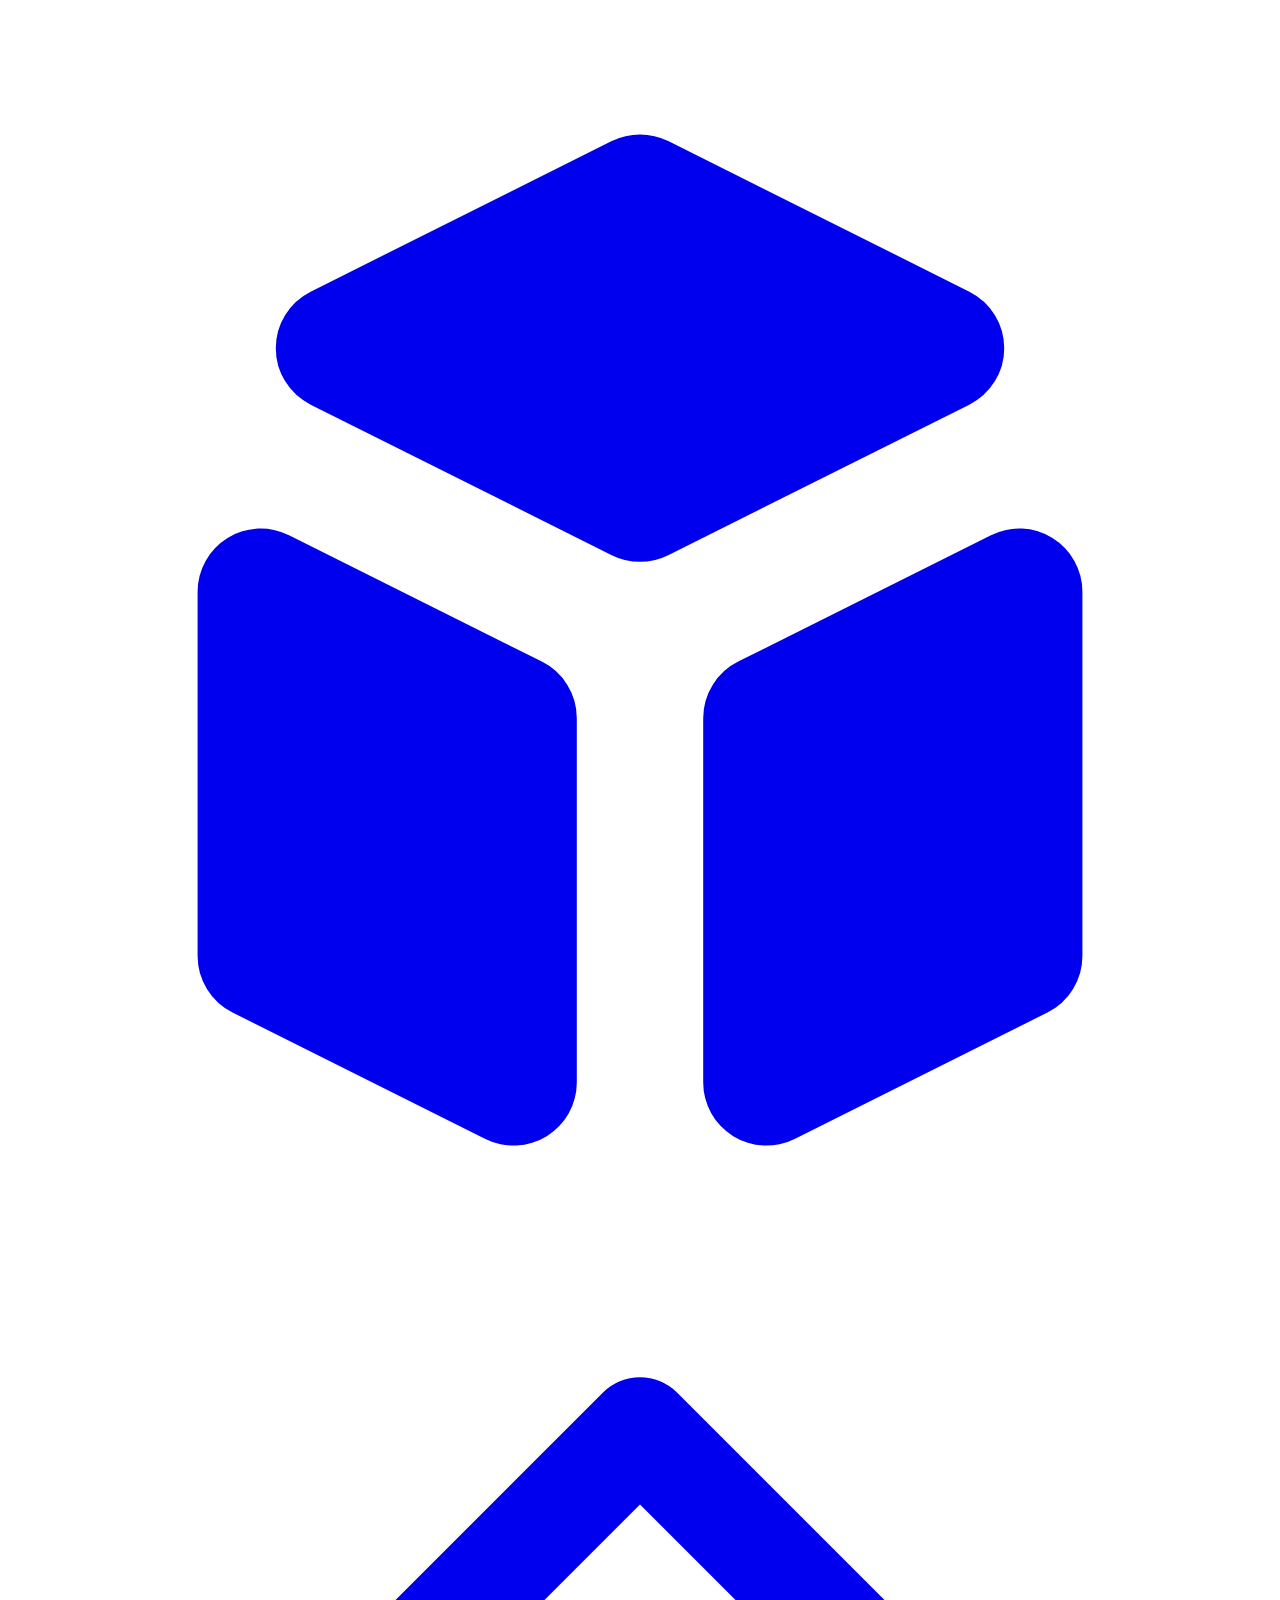
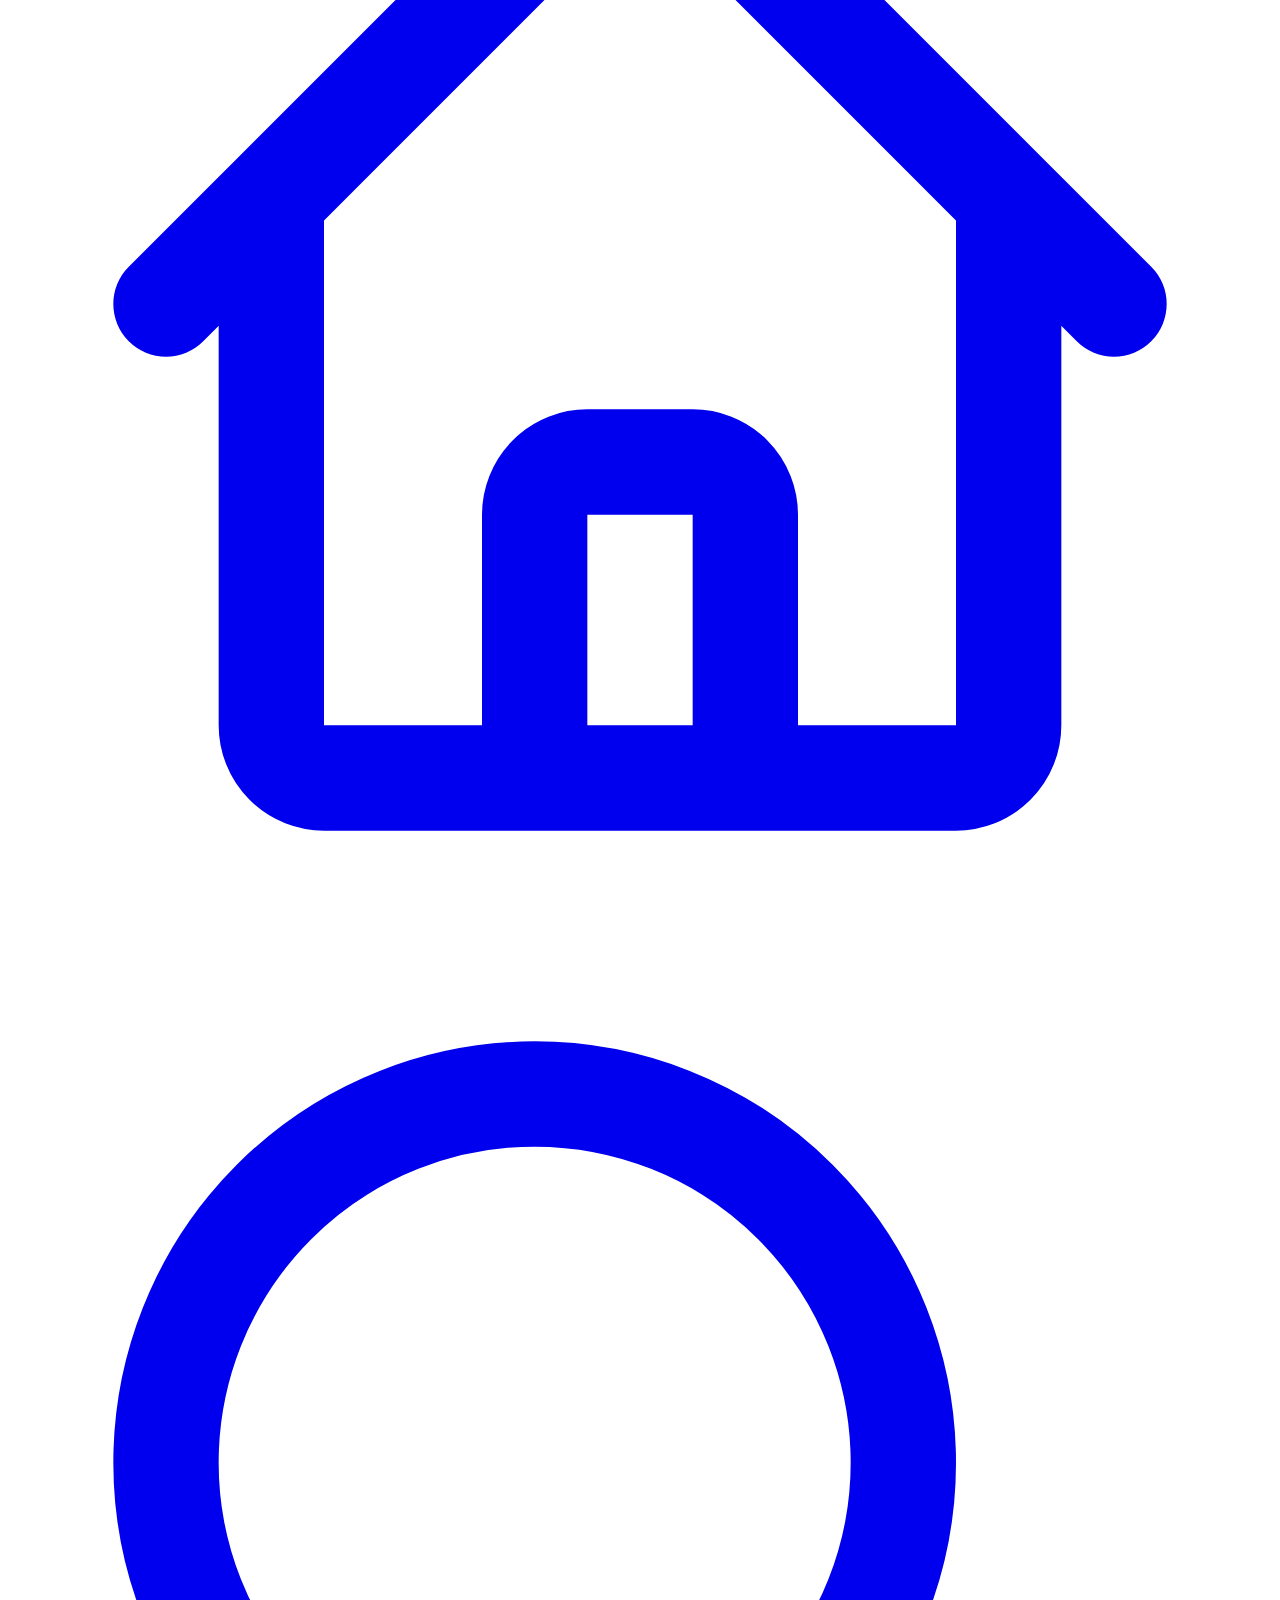
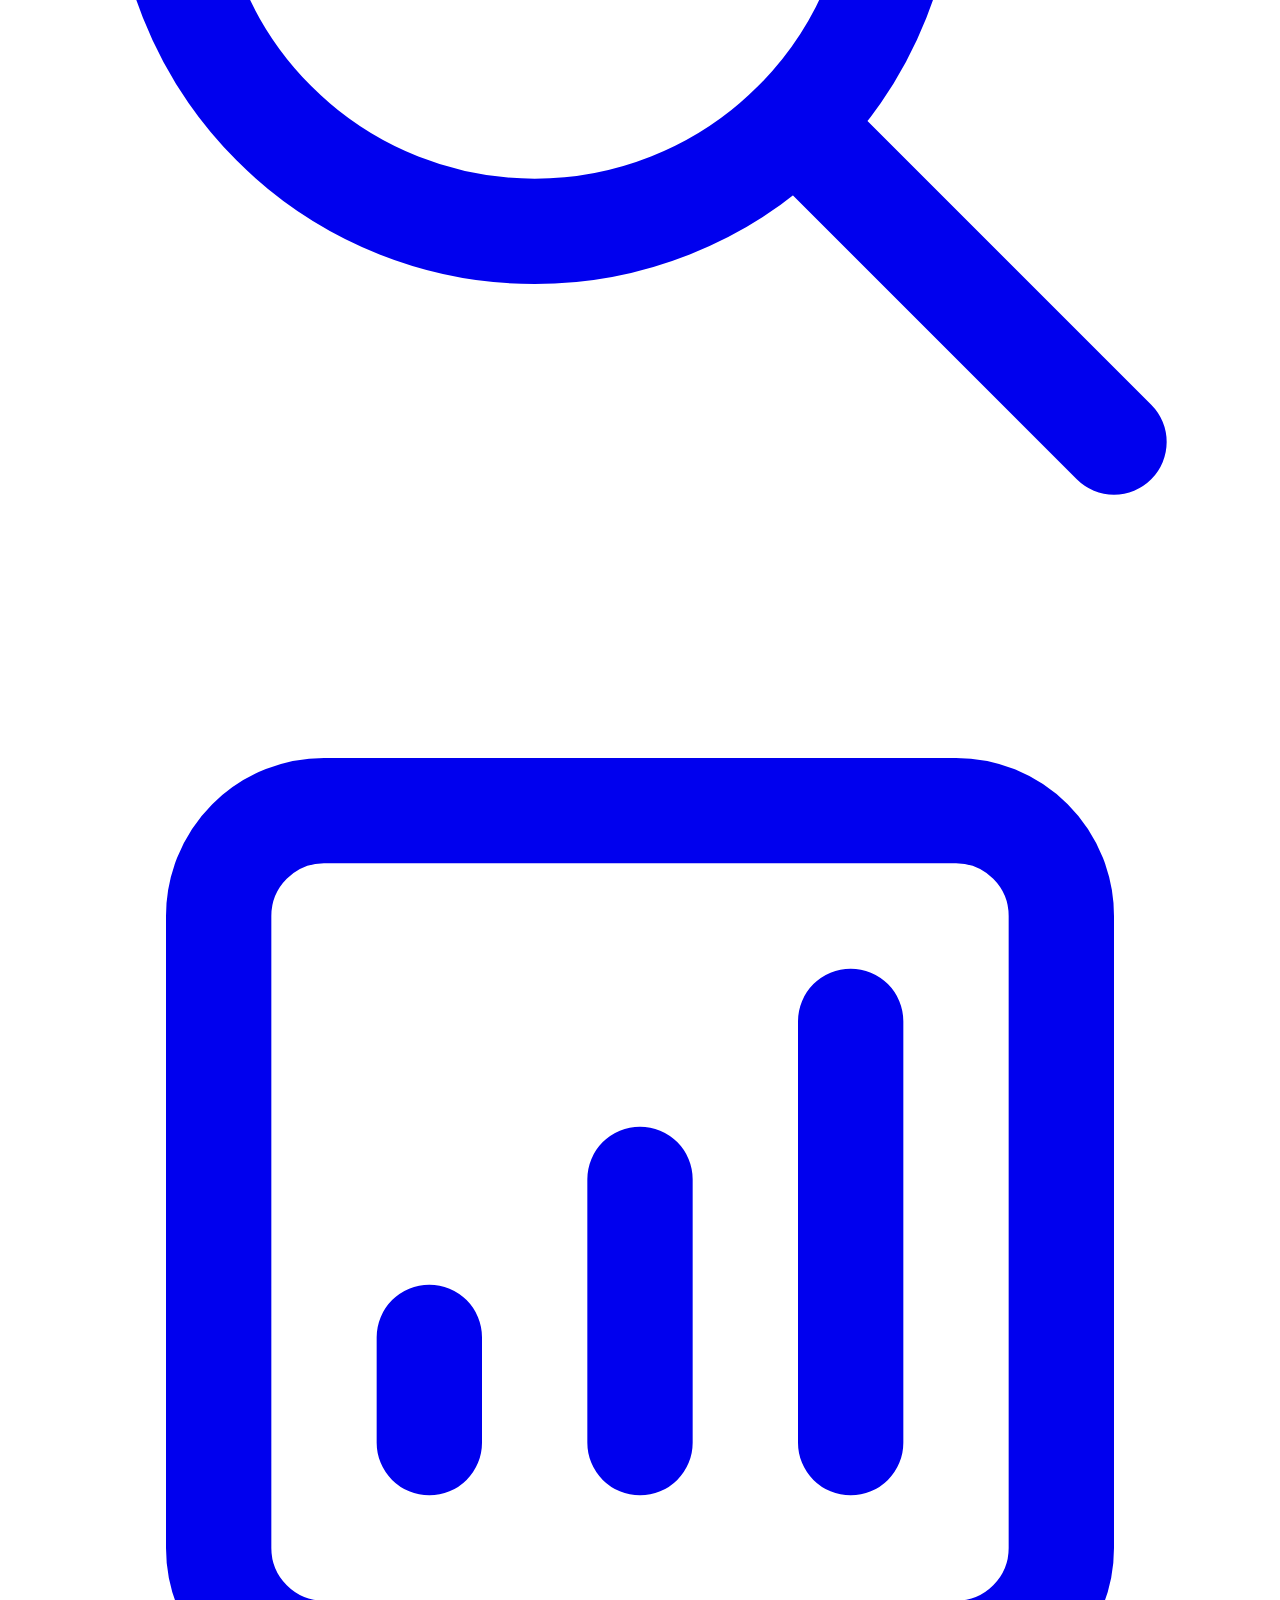
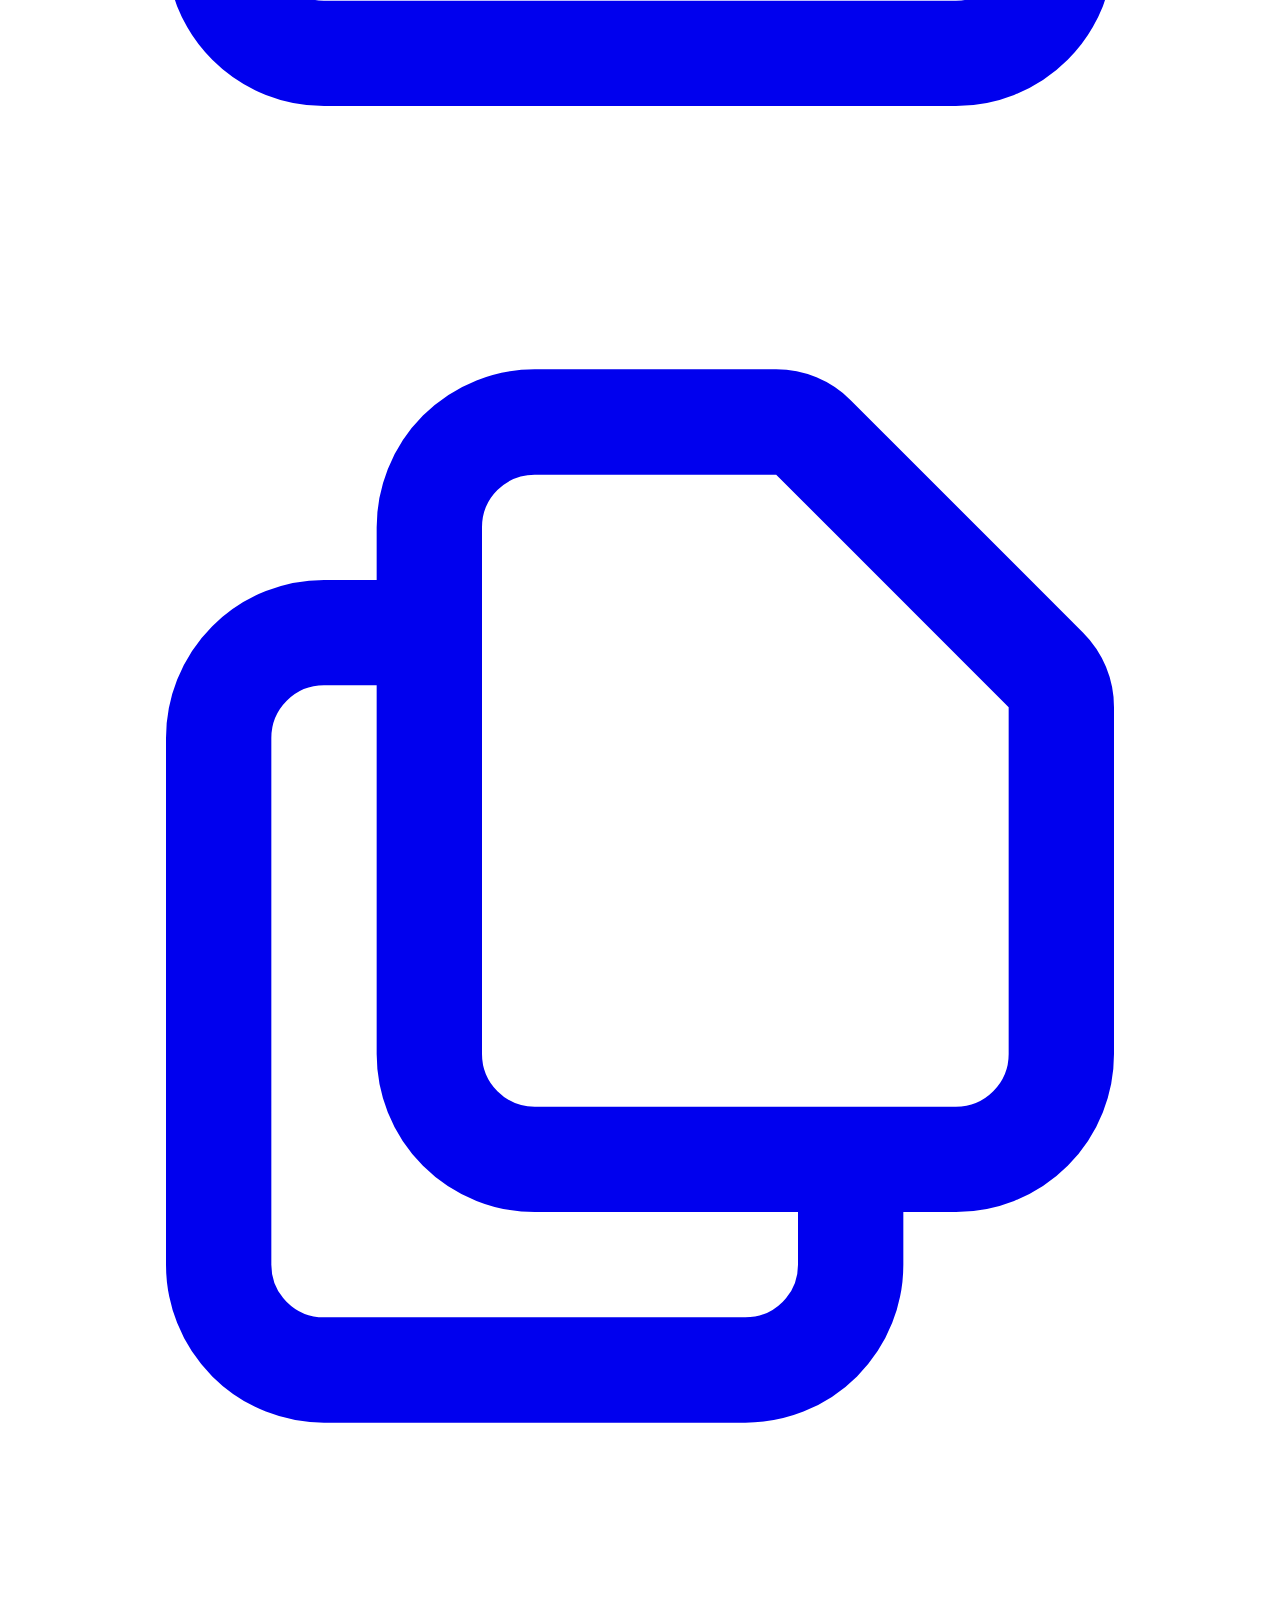
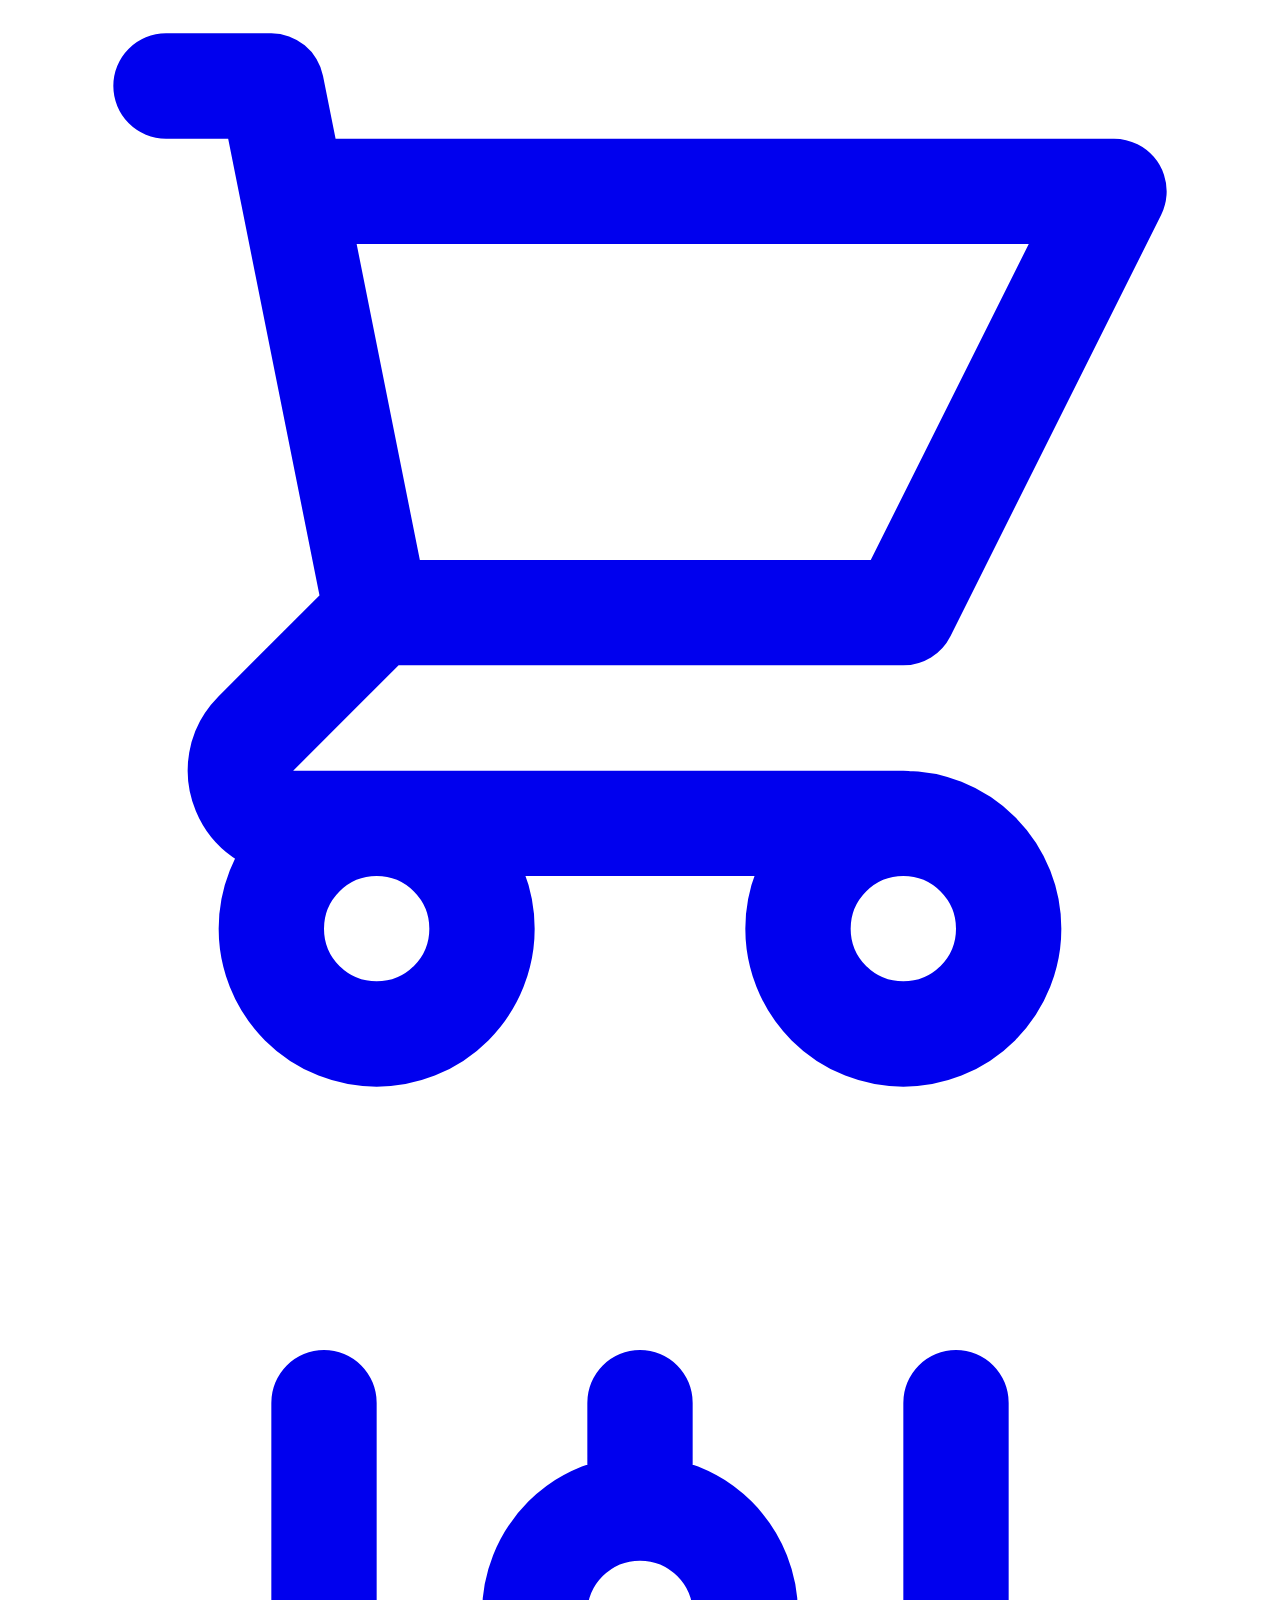
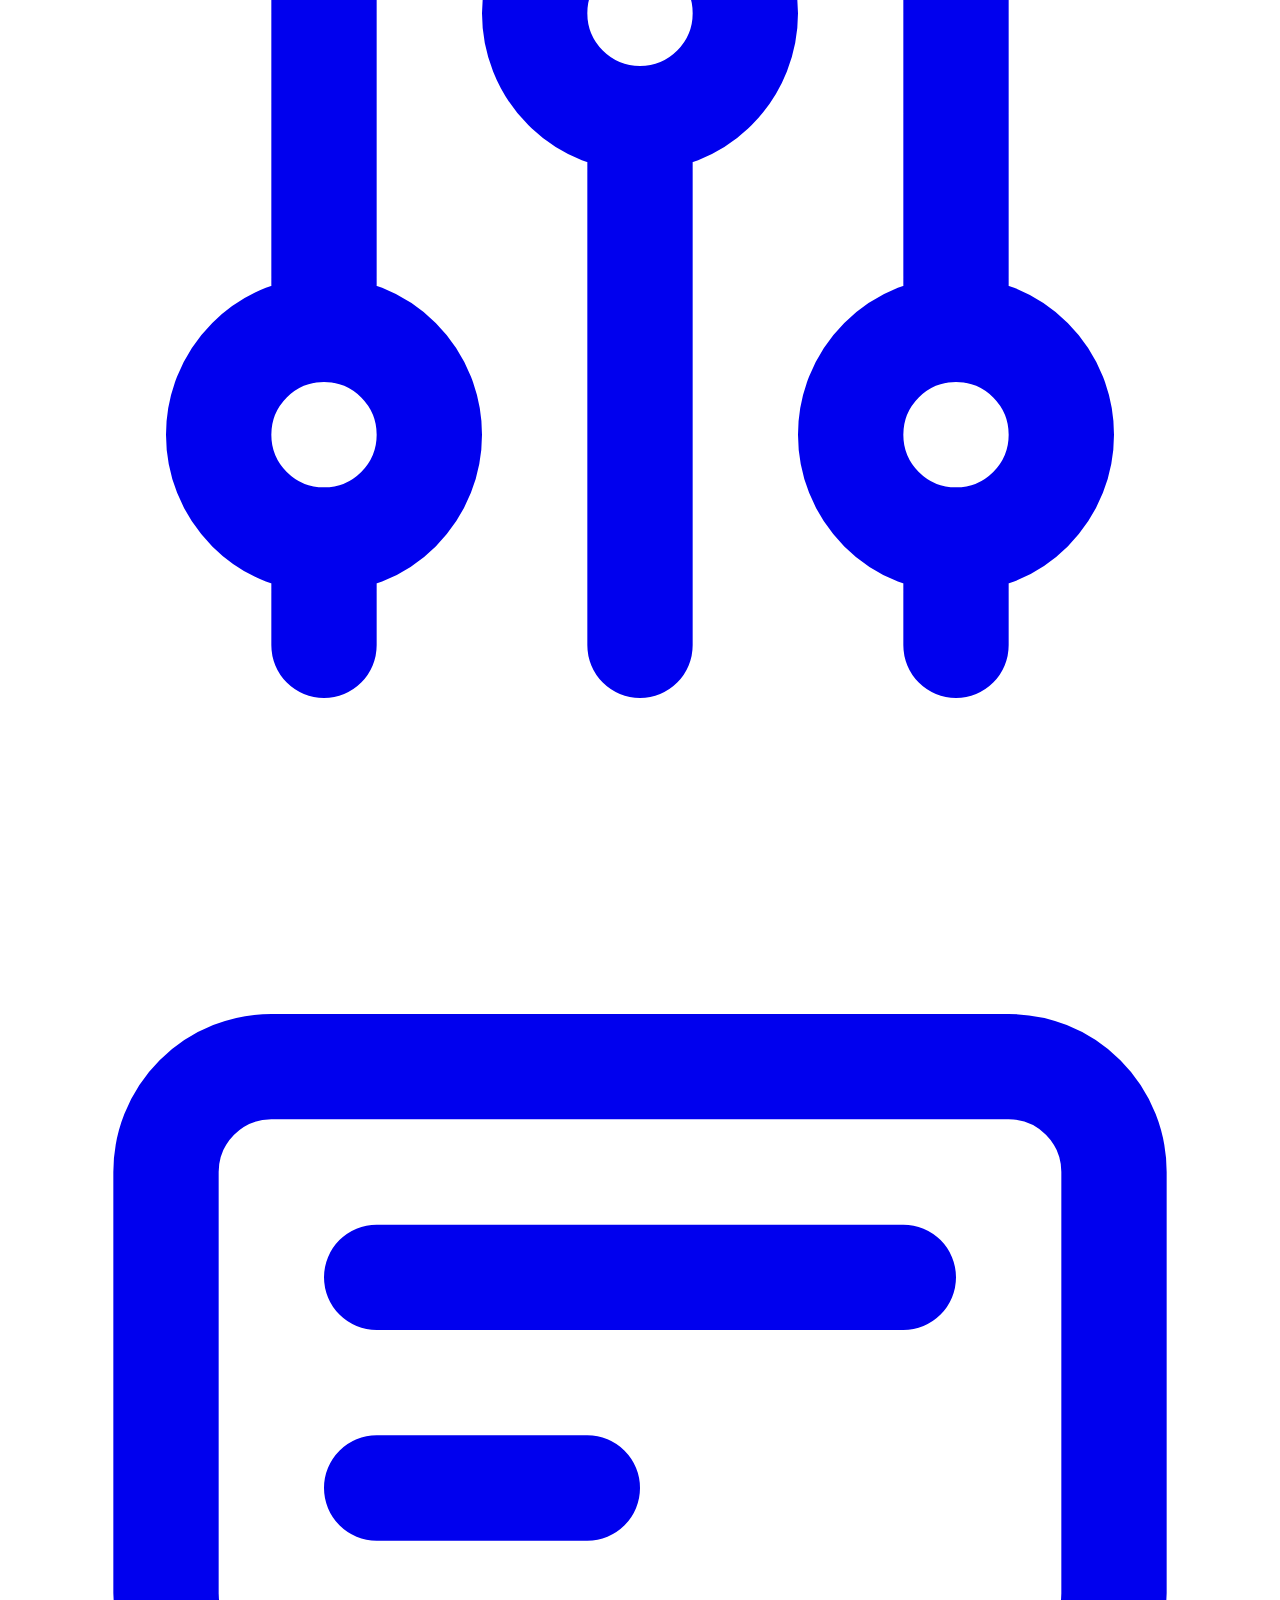
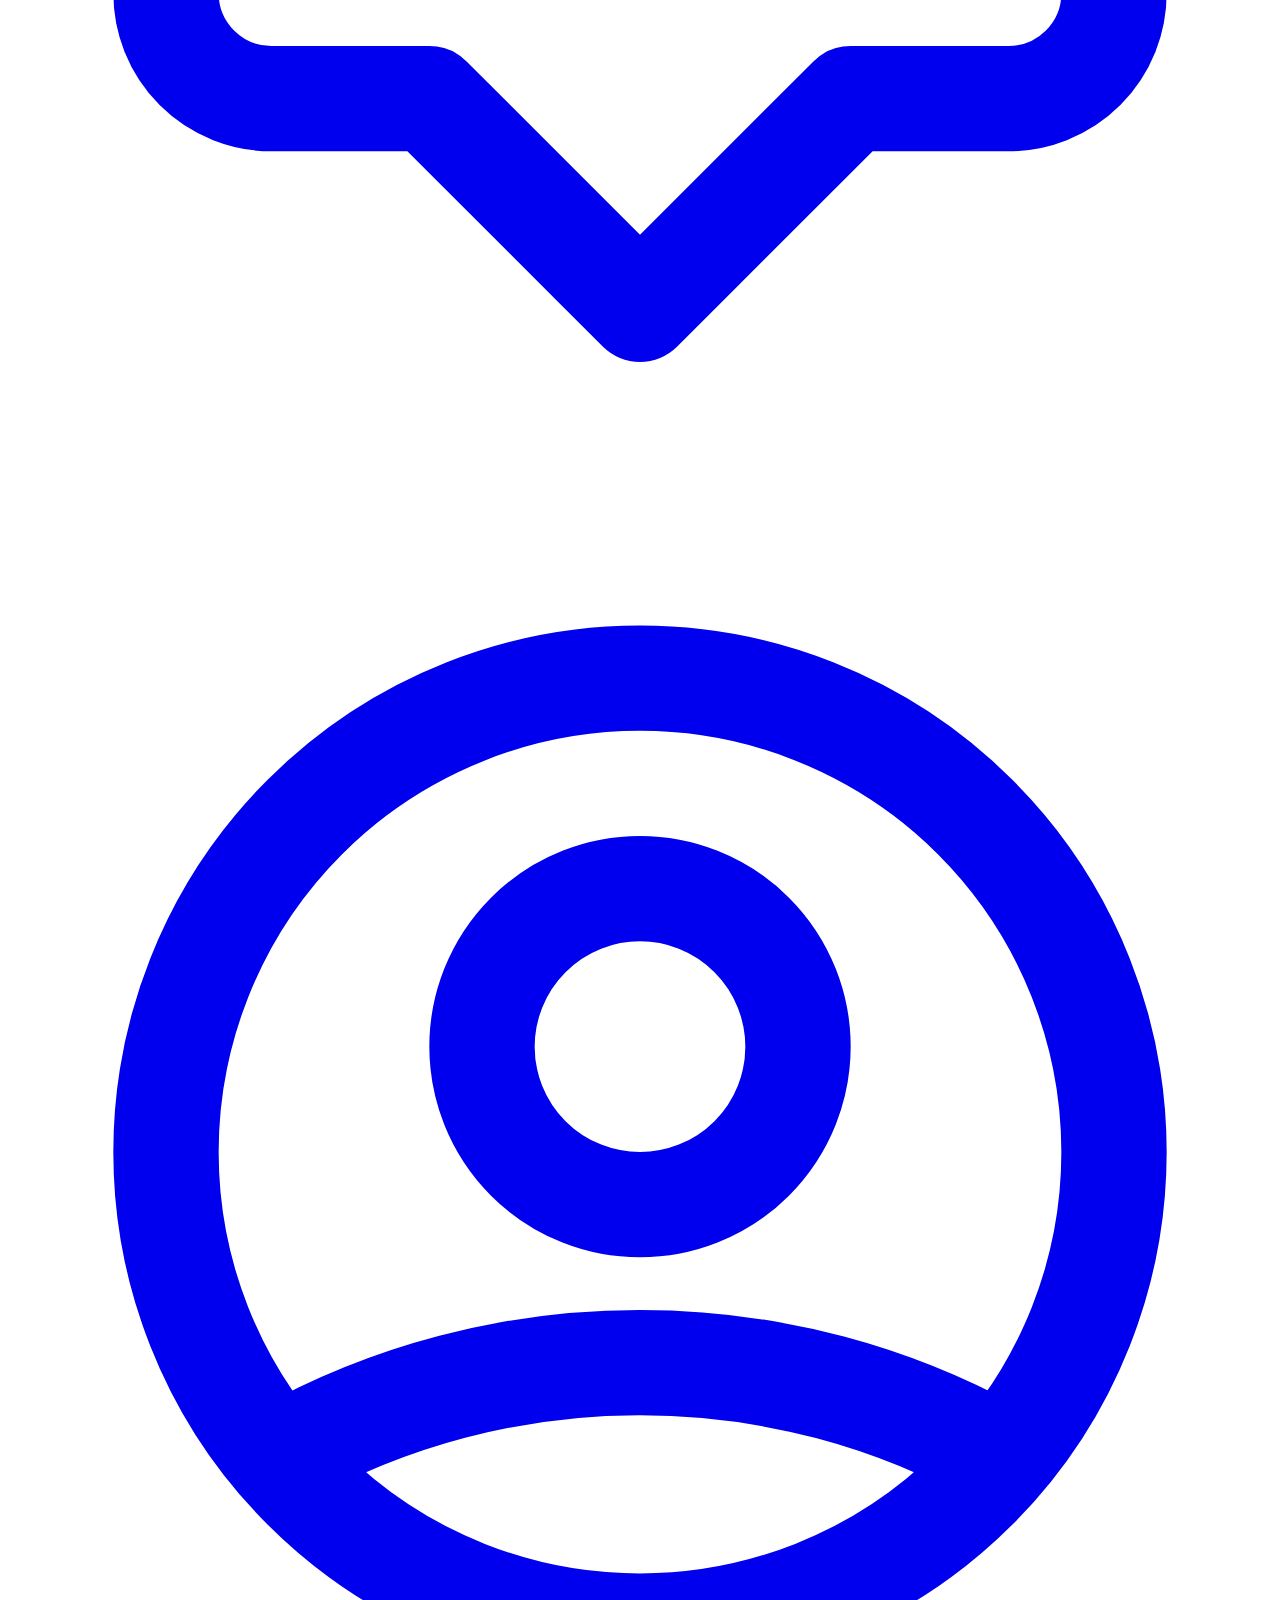
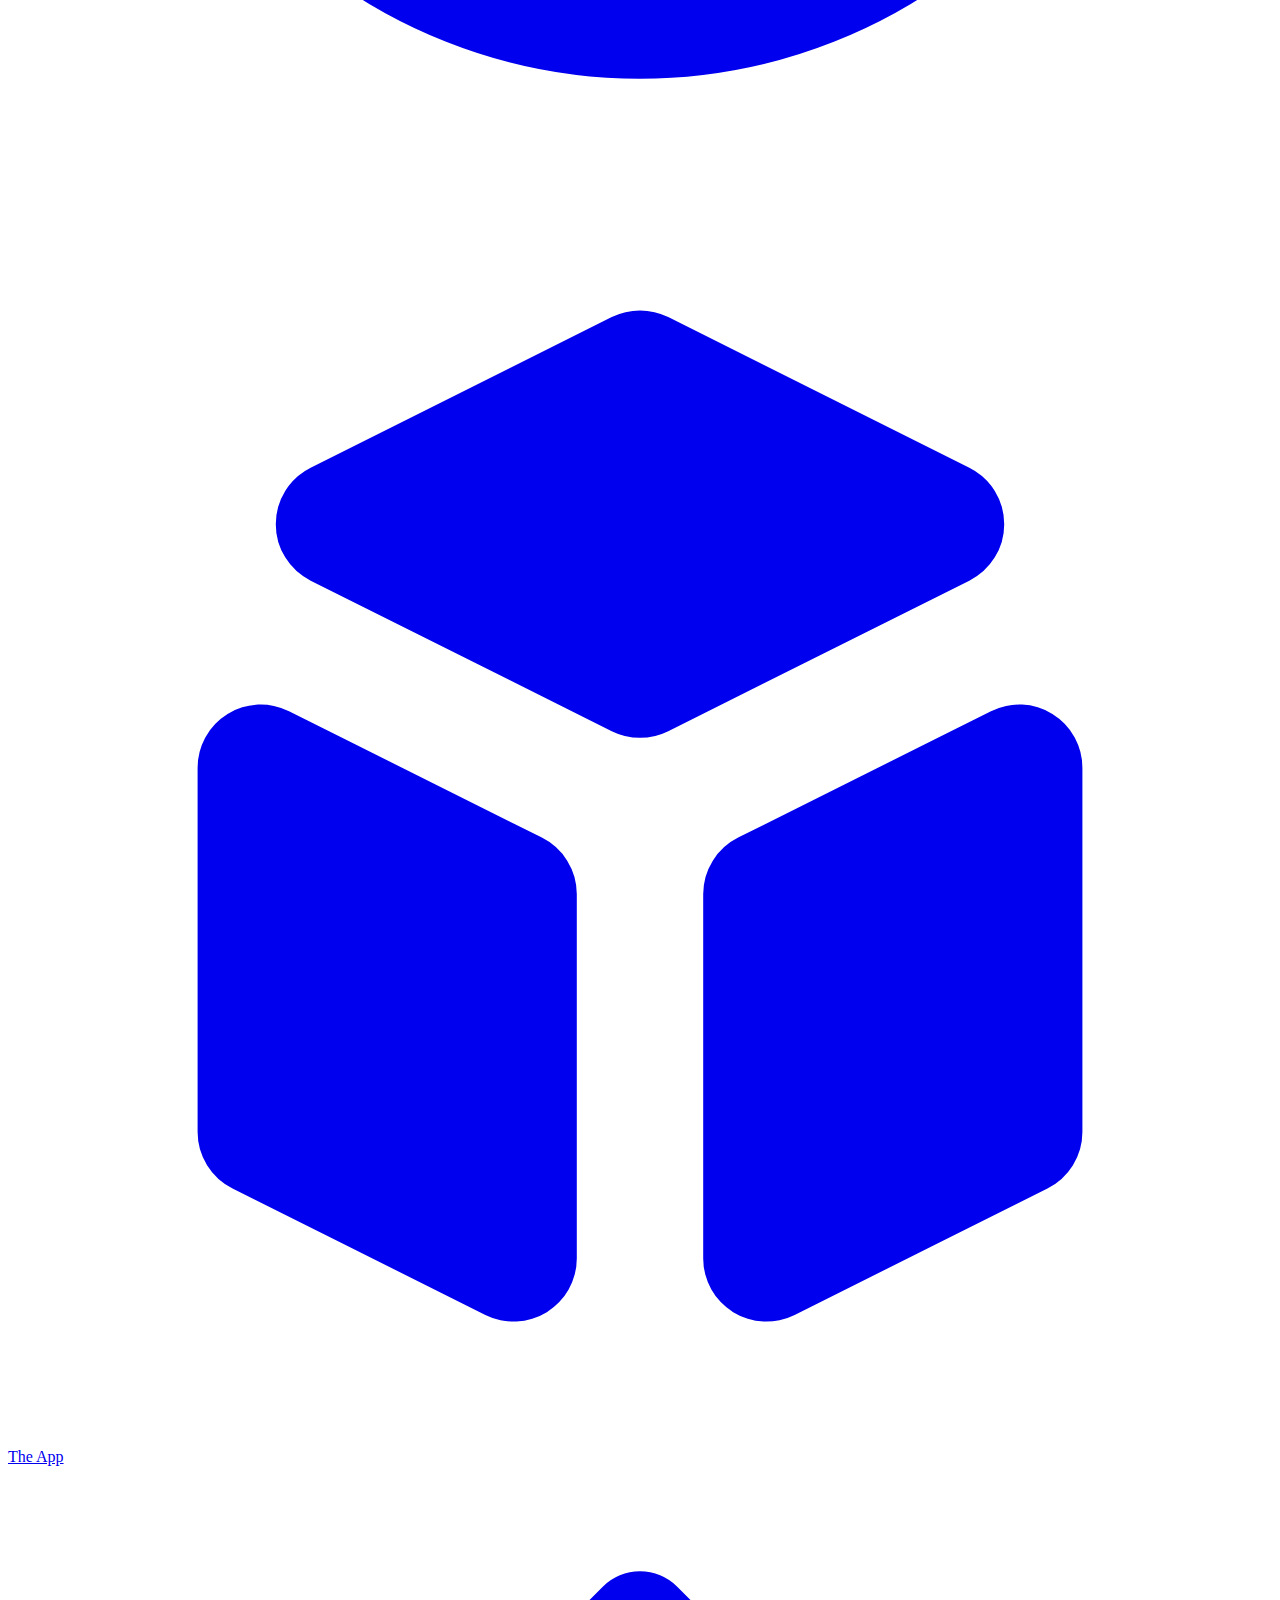
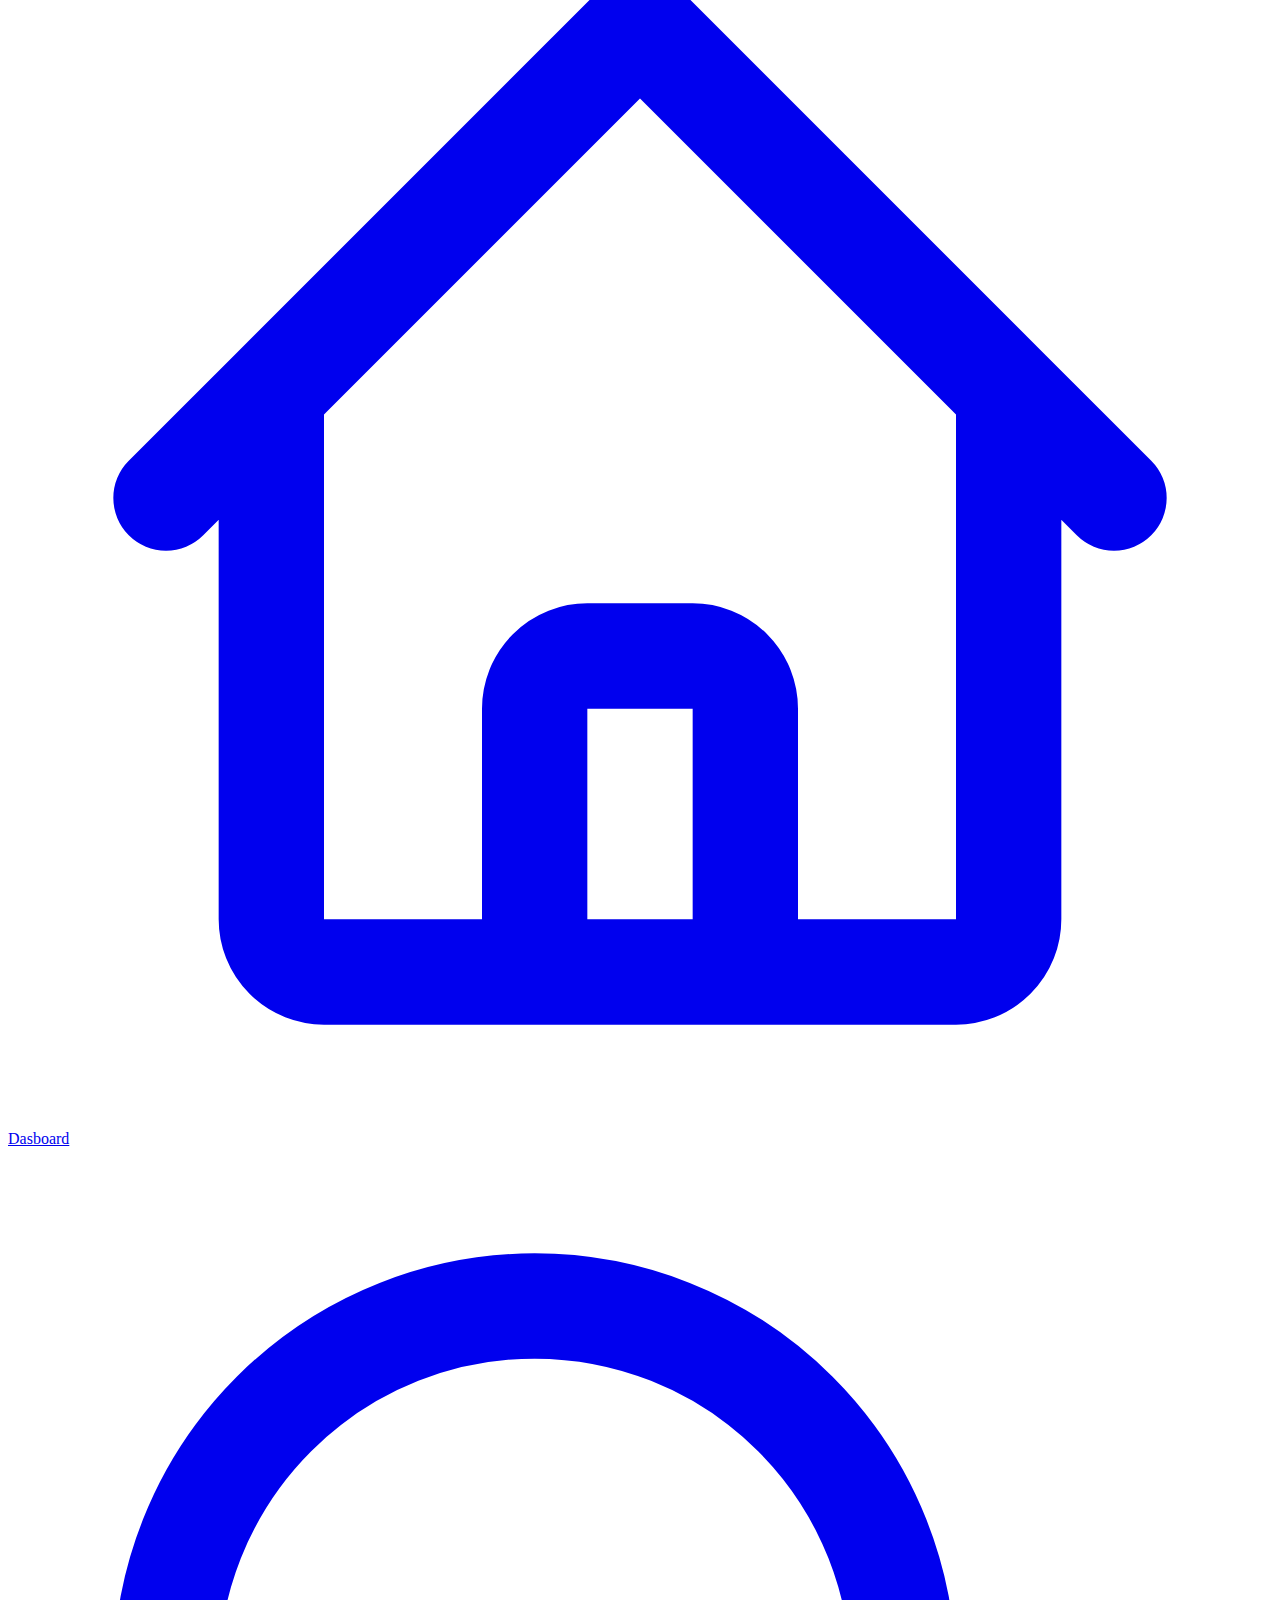
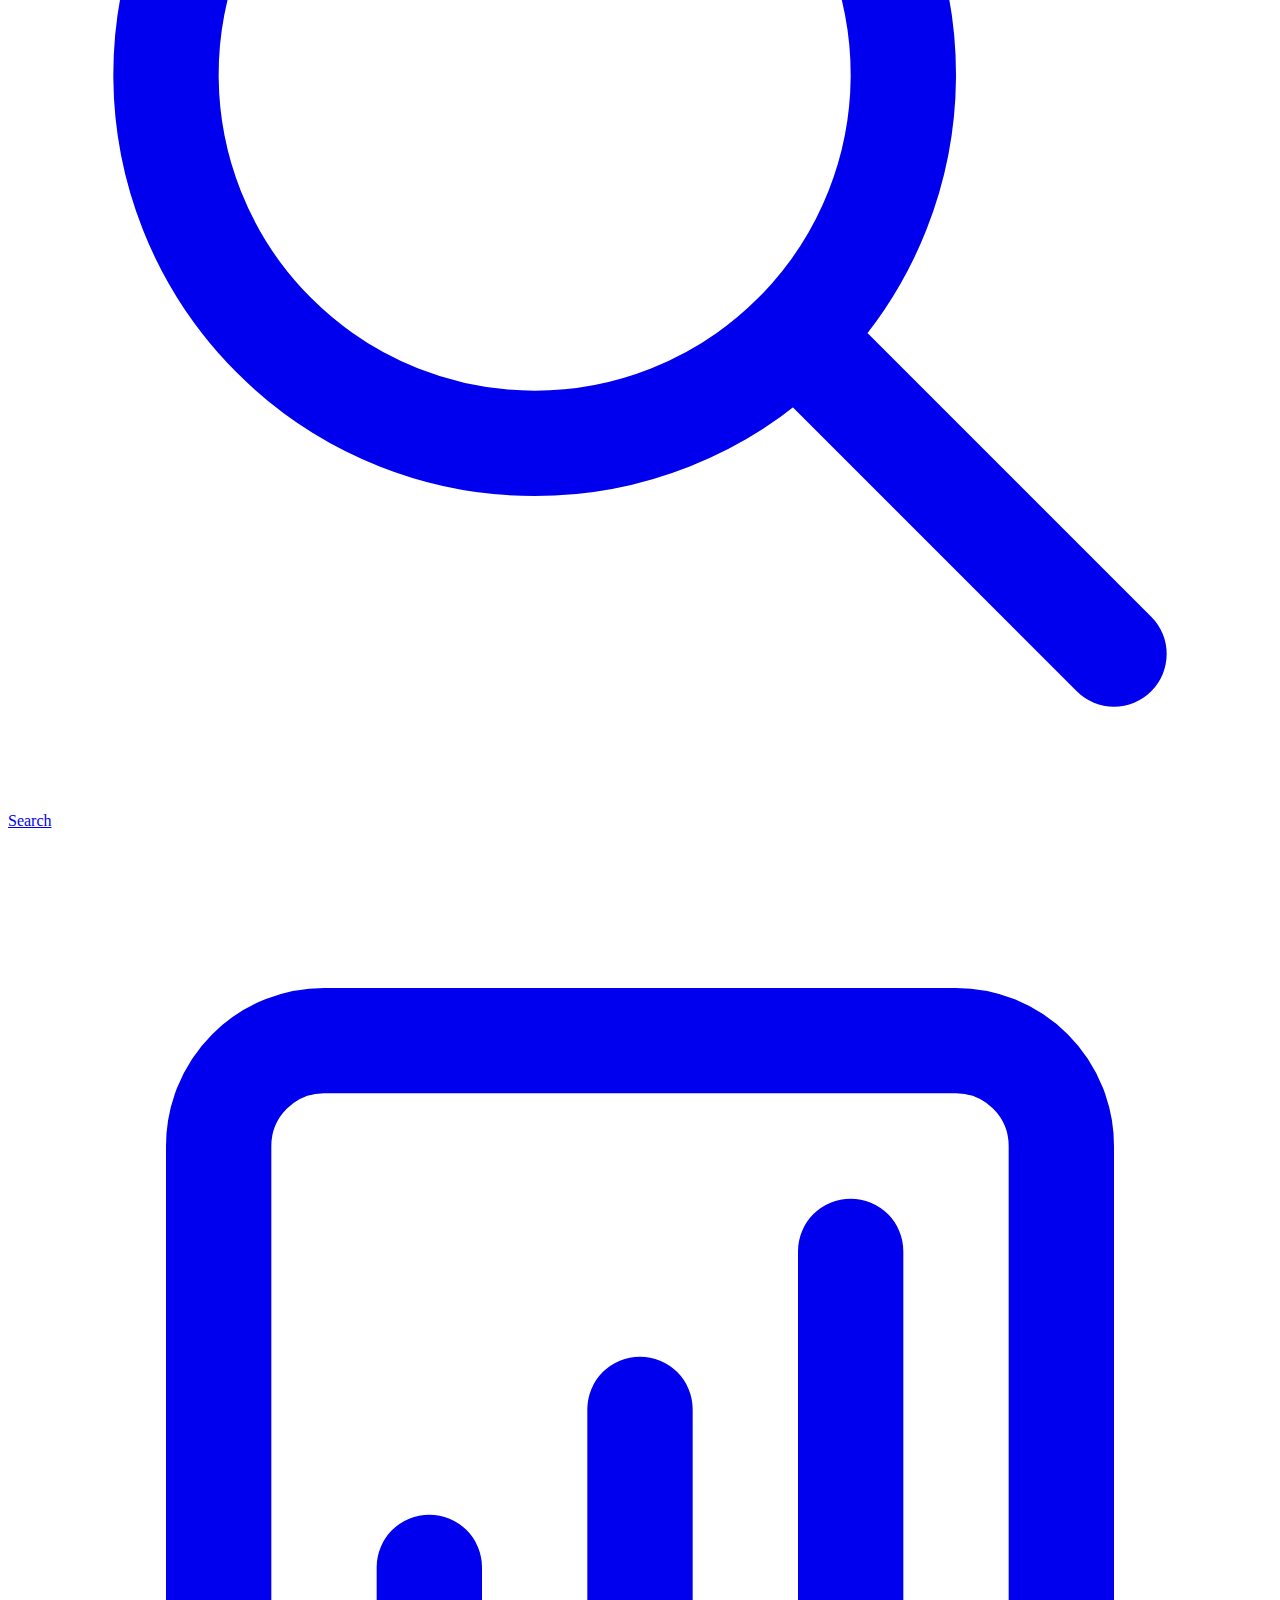
<file: check.html>
<body class="flex items-center justify-center w-screen h-screen p-10 space-x-6 bg-gray-300">

    <!-- Component Start -->
    <div class="flex flex-col items-center w-16 h-full overflow-hidden text-gray-400 bg-gray-900 rounded">
        <a class="flex items-center justify-center mt-3" href="#">
            <svg class="w-8 h-8 fill-current" xmlns="http://www.w3.org/2000/svg" viewBox="0 0 20 20"
                fill="currentColor">
                <path
                    d="M11 17a1 1 0 001.447.894l4-2A1 1 0 0017 15V9.236a1 1 0 00-1.447-.894l-4 2a1 1 0 00-.553.894V17zM15.211 6.276a1 1 0 000-1.788l-4.764-2.382a1 1 0 00-.894 0L4.789 4.488a1 1 0 000 1.788l4.764 2.382a1 1 0 00.894 0l4.764-2.382zM4.447 8.342A1 1 0 003 9.236V15a1 1 0 00.553.894l4 2A1 1 0 009 17v-5.764a1 1 0 00-.553-.894l-4-2z" />
            </svg>
        </a>
        <div class="flex flex-col items-center mt-3 border-t border-gray-700">
            <a class="flex items-center justify-center w-12 h-12 mt-2 rounded hover:bg-gray-700 hover:text-gray-300"
                href="#">
                <svg class="w-6 h-6 stroke-current" xmlns="http://www.w3.org/2000/svg" fill="none" viewBox="0 0 24 24"
                    stroke="currentColor">
                    <path stroke-linecap="round" stroke-linejoin="round" stroke-width="2"
                        d="M3 12l2-2m0 0l7-7 7 7M5 10v10a1 1 0 001 1h3m10-11l2 2m-2-2v10a1 1 0 01-1 1h-3m-6 0a1 1 0 001-1v-4a1 1 0 011-1h2a1 1 0 011 1v4a1 1 0 001 1m-6 0h6" />
                </svg>
            </a>
            <a class="flex items-center justify-center w-12 h-12 mt-2 rounded hover:bg-gray-700 hover:text-gray-300"
                href="#">
                <svg class="w-6 h-6 stroke-current" xmlns="http://www.w3.org/2000/svg" fill="none" viewBox="0 0 24 24"
                    stroke="currentColor">
                    <path stroke-linecap="round" stroke-linejoin="round" stroke-width="2"
                        d="M21 21l-6-6m2-5a7 7 0 11-14 0 7 7 0 0114 0z" />
                </svg>
            </a>
            <a class="flex items-center justify-center w-12 h-12 mt-2 text-gray-200 bg-gray-700 rounded" href="#">
                <svg class="w-6 h-6 stroke-current" xmlns="http://www.w3.org/2000/svg" fill="none" viewBox="0 0 24 24"
                    stroke="currentColor">
                    <path stroke-linecap="round" stroke-linejoin="round" stroke-width="2"
                        d="M16 8v8m-4-5v5m-4-2v2m-2 4h12a2 2 0 002-2V6a2 2 0 00-2-2H6a2 2 0 00-2 2v12a2 2 0 002 2z" />
                </svg>
            </a>
            <a class="flex items-center justify-center w-12 h-12 mt-2 rounded hover:bg-gray-700 hover:text-gray-300"
                href="#">
                <svg class="w-6 h-6 stroke-current" xmlns="http://www.w3.org/2000/svg" fill="none" viewBox="0 0 24 24"
                    stroke="currentColor">
                    <path stroke-linecap="round" stroke-linejoin="round" stroke-width="2"
                        d="M8 7v8a2 2 0 002 2h6M8 7V5a2 2 0 012-2h4.586a1 1 0 01.707.293l4.414 4.414a1 1 0 01.293.707V15a2 2 0 01-2 2h-2M8 7H6a2 2 0 00-2 2v10a2 2 0 002 2h8a2 2 0 002-2v-2" />
                </svg>
            </a>
        </div>
        <div class="flex flex-col items-center mt-2 border-t border-gray-700">
            <a class="flex items-center justify-center w-12 h-12 mt-2 rounded hover:bg-gray-700 hover:text-gray-300"
                href="#">
                <svg class="w-6 h-6 stroke-current" xmlns="http://www.w3.org/2000/svg" fill="none" viewBox="0 0 24 24"
                    stroke="currentColor">
                    <path stroke-linecap="round" stroke-linejoin="round" stroke-width="2"
                        d="M3 3h2l.4 2M7 13h10l4-8H5.4M7 13L5.4 5M7 13l-2.293 2.293c-.63.63-.184 1.707.707 1.707H17m0 0a2 2 0 100 4 2 2 0 000-4zm-8 2a2 2 0 11-4 0 2 2 0 014 0z" />
                </svg>
            </a>
            <a class="flex items-center justify-center w-12 h-12 mt-2 rounded hover:bg-gray-700 hover:text-gray-300"
                href="#">
                <svg class="w-6 h-6 stroke-current" xmlns="http://www.w3.org/2000/svg" fill="none" viewBox="0 0 24 24"
                    stroke="currentColor">
                    <path stroke-linecap="round" stroke-linejoin="round" stroke-width="2"
                        d="M12 6V4m0 2a2 2 0 100 4m0-4a2 2 0 110 4m-6 8a2 2 0 100-4m0 4a2 2 0 110-4m0 4v2m0-6V4m6 6v10m6-2a2 2 0 100-4m0 4a2 2 0 110-4m0 4v2m0-6V4" />
                </svg>
            </a>
            <a class="relative flex items-center justify-center w-12 h-12 mt-2 rounded hover:bg-gray-700 hover:text-gray-300"
                href="#">
                <svg class="w-6 h-6 stroke-current" xmlns="http://www.w3.org/2000/svg" fill="none" viewBox="0 0 24 24"
                    stroke="currentColor">
                    <path stroke-linecap="round" stroke-linejoin="round" stroke-width="2"
                        d="M7 8h10M7 12h4m1 8l-4-4H5a2 2 0 01-2-2V6a2 2 0 012-2h14a2 2 0 012 2v8a2 2 0 01-2 2h-3l-4 4z" />
                </svg>
                <span class="absolute top-0 left-0 w-2 h-2 mt-2 ml-2 bg-indigo-500 rounded-full"></span>
            </a>
        </div>
        <a class="flex items-center justify-center w-16 h-16 mt-auto bg-gray-800 hover:bg-gray-700 hover:text-gray-300"
            href="#">
            <svg class="w-6 h-6 stroke-current" xmlns="http://www.w3.org/2000/svg" fill="none" viewBox="0 0 24 24"
                stroke="currentColor">
                <path stroke-linecap="round" stroke-linejoin="round" stroke-width="2"
                    d="M5.121 17.804A13.937 13.937 0 0112 16c2.5 0 4.847.655 6.879 1.804M15 10a3 3 0 11-6 0 3 3 0 016 0zm6 2a9 9 0 11-18 0 9 9 0 0118 0z" />
            </svg>
        </a>
    </div>
    <!-- Component End  -->

    <!-- Component Start -->
    <div class="flex flex-col items-center w-40 h-full overflow-hidden text-gray-400 bg-gray-900 rounded">
        <a class="flex items-center w-full px-3 mt-3" href="#">
            <svg class="w-8 h-8 fill-current" xmlns="http://www.w3.org/2000/svg" viewBox="0 0 20 20"
                fill="currentColor">
                <path
                    d="M11 17a1 1 0 001.447.894l4-2A1 1 0 0017 15V9.236a1 1 0 00-1.447-.894l-4 2a1 1 0 00-.553.894V17zM15.211 6.276a1 1 0 000-1.788l-4.764-2.382a1 1 0 00-.894 0L4.789 4.488a1 1 0 000 1.788l4.764 2.382a1 1 0 00.894 0l4.764-2.382zM4.447 8.342A1 1 0 003 9.236V15a1 1 0 00.553.894l4 2A1 1 0 009 17v-5.764a1 1 0 00-.553-.894l-4-2z" />
            </svg>
            <span class="ml-2 text-sm font-bold">The App</span>
        </a>
        <div class="w-full px-2">
            <div class="flex flex-col items-center w-full mt-3 border-t border-gray-700">
                <a class="flex items-center w-full h-12 px-3 mt-2 rounded hover:bg-gray-700 hover:text-gray-300"
                    href="#">
                    <svg class="w-6 h-6 stroke-current" xmlns="http://www.w3.org/2000/svg" fill="none"
                        viewBox="0 0 24 24" stroke="currentColor">
                        <path stroke-linecap="round" stroke-linejoin="round" stroke-width="2"
                            d="M3 12l2-2m0 0l7-7 7 7M5 10v10a1 1 0 001 1h3m10-11l2 2m-2-2v10a1 1 0 01-1 1h-3m-6 0a1 1 0 001-1v-4a1 1 0 011-1h2a1 1 0 011 1v4a1 1 0 001 1m-6 0h6" />
                    </svg>
                    <span class="ml-2 text-sm font-medium">Dasboard</span>
                </a>
                <a class="flex items-center w-full h-12 px-3 mt-2 rounded hover:bg-gray-700 hover:text-gray-300"
                    href="#">
                    <svg class="w-6 h-6 stroke-current" xmlns="http://www.w3.org/2000/svg" fill="none"
                        viewBox="0 0 24 24" stroke="currentColor">
                        <path stroke-linecap="round" stroke-linejoin="round" stroke-width="2"
                            d="M21 21l-6-6m2-5a7 7 0 11-14 0 7 7 0 0114 0z" />
                    </svg>
                    <span class="ml-2 text-sm font-medium">Search</span>
                </a>
                <a class="flex items-center w-full h-12 px-3 mt-2 text-gray-200 bg-gray-700 rounded" href="#">
                    <svg class="w-6 h-6 stroke-current" xmlns="http://www.w3.org/2000/svg" fill="none"
                        viewBox="0 0 24 24" stroke="currentColor">
                        <path stroke-linecap="round" stroke-linejoin="round" stroke-width="2"
                            d="M16 8v8m-4-5v5m-4-2v2m-2 4h12a2 2 0 002-2V6a2 2 0 00-2-2H6a2 2 0 00-2 2v12a2 2 0 002 2z" />
                    </svg>
                    <span class="ml-2 text-sm font-medium">Insights</span>
                </a>
                <a class="flex items-center w-full h-12 px-3 mt-2 rounded hover:bg-gray-700 hover:text-gray-300"
                    href="#">
                    <svg class="w-6 h-6 stroke-current" xmlns="http://www.w3.org/2000/svg" fill="none"
                        viewBox="0 0 24 24" stroke="currentColor">
                        <path stroke-linecap="round" stroke-linejoin="round" stroke-width="2"
                            d="M8 7v8a2 2 0 002 2h6M8 7V5a2 2 0 012-2h4.586a1 1 0 01.707.293l4.414 4.414a1 1 0 01.293.707V15a2 2 0 01-2 2h-2M8 7H6a2 2 0 00-2 2v10a2 2 0 002 2h8a2 2 0 002-2v-2" />
                    </svg>
                    <span class="ml-2 text-sm font-medium">Docs</span>
                </a>
            </div>
            <div class="flex flex-col items-center w-full mt-2 border-t border-gray-700">
                <a class="flex items-center w-full h-12 px-3 mt-2 rounded hover:bg-gray-700 hover:text-gray-300"
                    href="#">
                    <svg class="w-6 h-6 stroke-current" xmlns="http://www.w3.org/2000/svg" fill="none"
                        viewBox="0 0 24 24" stroke="currentColor">
                        <path stroke-linecap="round" stroke-linejoin="round" stroke-width="2"
                            d="M3 3h2l.4 2M7 13h10l4-8H5.4M7 13L5.4 5M7 13l-2.293 2.293c-.63.63-.184 1.707.707 1.707H17m0 0a2 2 0 100 4 2 2 0 000-4zm-8 2a2 2 0 11-4 0 2 2 0 014 0z" />
                    </svg>
                    <span class="ml-2 text-sm font-medium">Products</span>
                </a>
                <a class="flex items-center w-full h-12 px-3 mt-2 rounded hover:bg-gray-700 hover:text-gray-300"
                    href="#">
                    <svg class="w-6 h-6 stroke-current" xmlns="http://www.w3.org/2000/svg" fill="none"
                        viewBox="0 0 24 24" stroke="currentColor">
                        <path stroke-linecap="round" stroke-linejoin="round" stroke-width="2"
                            d="M12 6V4m0 2a2 2 0 100 4m0-4a2 2 0 110 4m-6 8a2 2 0 100-4m0 4a2 2 0 110-4m0 4v2m0-6V4m6 6v10m6-2a2 2 0 100-4m0 4a2 2 0 110-4m0 4v2m0-6V4" />
                    </svg>
                    <span class="ml-2 text-sm font-medium">Settings</span>
                </a>
                <a class="relative flex items-center w-full h-12 px-3 mt-2 rounded hover:bg-gray-700 hover:text-gray-300"
                    href="#">
                    <svg class="w-6 h-6 stroke-current" xmlns="http://www.w3.org/2000/svg" fill="none"
                        viewBox="0 0 24 24" stroke="currentColor">
                        <path stroke-linecap="round" stroke-linejoin="round" stroke-width="2"
                            d="M7 8h10M7 12h4m1 8l-4-4H5a2 2 0 01-2-2V6a2 2 0 012-2h14a2 2 0 012 2v8a2 2 0 01-2 2h-3l-4 4z" />
                    </svg>
                    <span class="ml-2 text-sm font-medium">Messages</span>
                    <span class="absolute top-0 left-0 w-2 h-2 mt-2 ml-2 bg-indigo-500 rounded-full"></span>
                </a>
            </div>
        </div>
        <a class="flex items-center justify-center w-full h-16 mt-auto bg-gray-800 hover:bg-gray-700 hover:text-gray-300"
            href="#">
            <svg class="w-6 h-6 stroke-current" xmlns="http://www.w3.org/2000/svg" fill="none" viewBox="0 0 24 24"
                stroke="currentColor">
                <path stroke-linecap="round" stroke-linejoin="round" stroke-width="2"
                    d="M5.121 17.804A13.937 13.937 0 0112 16c2.5 0 4.847.655 6.879 1.804M15 10a3 3 0 11-6 0 3 3 0 016 0zm6 2a9 9 0 11-18 0 9 9 0 0118 0z" />
            </svg>
            <span class="ml-2 text-sm font-medium">Account</span>
        </a>
    </div>
    <!-- Component End  -->

    <!-- Component Start -->
    <div class="flex flex-col items-center w-16 h-full overflow-hidden text-gray-700 bg-gray-100 rounded">
        <a class="flex items-center justify-center mt-3" href="#">
            <svg class="w-8 h-8 fill-current" xmlns="http://www.w3.org/2000/svg" viewBox="0 0 20 20"
                fill="currentColor">
                <path
                    d="M11 17a1 1 0 001.447.894l4-2A1 1 0 0017 15V9.236a1 1 0 00-1.447-.894l-4 2a1 1 0 00-.553.894V17zM15.211 6.276a1 1 0 000-1.788l-4.764-2.382a1 1 0 00-.894 0L4.789 4.488a1 1 0 000 1.788l4.764 2.382a1 1 0 00.894 0l4.764-2.382zM4.447 8.342A1 1 0 003 9.236V15a1 1 0 00.553.894l4 2A1 1 0 009 17v-5.764a1 1 0 00-.553-.894l-4-2z" />
            </svg>
        </a>
        <div class="flex flex-col items-center mt-3 border-t border-gray-300">
            <a class="flex items-center justify-center w-12 h-12 mt-2 rounded hover:bg-gray-300" href="#">
                <svg class="w-6 h-6 stroke-current" xmlns="http://www.w3.org/2000/svg" fill="none" viewBox="0 0 24 24"
                    stroke="currentColor">
                    <path stroke-linecap="round" stroke-linejoin="round" stroke-width="2"
                        d="M3 12l2-2m0 0l7-7 7 7M5 10v10a1 1 0 001 1h3m10-11l2 2m-2-2v10a1 1 0 01-1 1h-3m-6 0a1 1 0 001-1v-4a1 1 0 011-1h2a1 1 0 011 1v4a1 1 0 001 1m-6 0h6" />
                </svg>
            </a>
            <a class="flex items-center justify-center w-12 h-12 mt-2 rounded hover:bg-gray-300" href="#">
                <svg class="w-6 h-6 stroke-current" xmlns="http://www.w3.org/2000/svg" fill="none" viewBox="0 0 24 24"
                    stroke="currentColor">
                    <path stroke-linecap="round" stroke-linejoin="round" stroke-width="2"
                        d="M21 21l-6-6m2-5a7 7 0 11-14 0 7 7 0 0114 0z" />
                </svg>
            </a>
            <a class="flex items-center justify-center w-12 h-12 mt-2 bg-gray-300 rounded" href="#">
                <svg class="w-6 h-6 stroke-current" xmlns="http://www.w3.org/2000/svg" fill="none" viewBox="0 0 24 24"
                    stroke="currentColor">
                    <path stroke-linecap="round" stroke-linejoin="round" stroke-width="2"
                        d="M16 8v8m-4-5v5m-4-2v2m-2 4h12a2 2 0 002-2V6a2 2 0 00-2-2H6a2 2 0 00-2 2v12a2 2 0 002 2z" />
                </svg>
            </a>
            <a class="flex items-center justify-center w-12 h-12 mt-2 rounded hover:bg-gray-300" href="#">
                <svg class="w-6 h-6 stroke-current" xmlns="http://www.w3.org/2000/svg" fill="none" viewBox="0 0 24 24"
                    stroke="currentColor">
                    <path stroke-linecap="round" stroke-linejoin="round" stroke-width="2"
                        d="M8 7v8a2 2 0 002 2h6M8 7V5a2 2 0 012-2h4.586a1 1 0 01.707.293l4.414 4.414a1 1 0 01.293.707V15a2 2 0 01-2 2h-2M8 7H6a2 2 0 00-2 2v10a2 2 0 002 2h8a2 2 0 002-2v-2" />
                </svg>
            </a>
        </div>
        <div class="flex flex-col items-center mt-2 border-t border-gray-300">
            <a class="flex items-center justify-center w-12 h-12 mt-2 rounded hover:bg-gray-300" href="#">
                <svg class="w-6 h-6 stroke-current" xmlns="http://www.w3.org/2000/svg" fill="none" viewBox="0 0 24 24"
                    stroke="currentColor">
                    <path stroke-linecap="round" stroke-linejoin="round" stroke-width="2"
                        d="M3 3h2l.4 2M7 13h10l4-8H5.4M7 13L5.4 5M7 13l-2.293 2.293c-.63.63-.184 1.707.707 1.707H17m0 0a2 2 0 100 4 2 2 0 000-4zm-8 2a2 2 0 11-4 0 2 2 0 014 0z" />
                </svg>
            </a>
            <a class="flex items-center justify-center w-12 h-12 mt-2 rounded hover:bg-gray-300" href="#">
                <svg class="w-6 h-6 stroke-current" xmlns="http://www.w3.org/2000/svg" fill="none" viewBox="0 0 24 24"
                    stroke="currentColor">
                    <path stroke-linecap="round" stroke-linejoin="round" stroke-width="2"
                        d="M12 6V4m0 2a2 2 0 100 4m0-4a2 2 0 110 4m-6 8a2 2 0 100-4m0 4a2 2 0 110-4m0 4v2m0-6V4m6 6v10m6-2a2 2 0 100-4m0 4a2 2 0 110-4m0 4v2m0-6V4" />
                </svg>
            </a>
            <a class="relative flex items-center justify-center w-12 h-12 mt-2 hover:bg-gray-300" href="#">
                <svg class="w-6 h-6 stroke-current" xmlns="http://www.w3.org/2000/svg" fill="none" viewBox="0 0 24 24"
                    stroke="currentColor">
                    <path stroke-linecap="round" stroke-linejoin="round" stroke-width="2"
                        d="M7 8h10M7 12h4m1 8l-4-4H5a2 2 0 01-2-2V6a2 2 0 012-2h14a2 2 0 012 2v8a2 2 0 01-2 2h-3l-4 4z" />
                </svg>
                <span class="absolute top-0 left-0 w-2 h-2 mt-2 ml-2 bg-indigo-500 rounded-full"></span>
            </a>
        </div>
        <a class="flex items-center justify-center w-16 h-16 mt-auto bg-gray-200 hover:bg-gray-300" href="#">
            <svg class="w-6 h-6 stroke-current" xmlns="http://www.w3.org/2000/svg" fill="none" viewBox="0 0 24 24"
                stroke="currentColor">
                <path stroke-linecap="round" stroke-linejoin="round" stroke-width="2"
                    d="M5.121 17.804A13.937 13.937 0 0112 16c2.5 0 4.847.655 6.879 1.804M15 10a3 3 0 11-6 0 3 3 0 016 0zm6 2a9 9 0 11-18 0 9 9 0 0118 0z" />
            </svg>
        </a>
    </div>
    <!-- Component End  -->

    <!-- Component Start -->
    <div class="flex flex-col items-center w-40 h-full overflow-hidden text-gray-700 bg-gray-100 rounded">
        <a class="flex items-center w-full px-3 mt-3" href="#">
            <svg class="w-8 h-8 fill-current" xmlns="http://www.w3.org/2000/svg" viewBox="0 0 20 20"
                fill="currentColor">
                <path
                    d="M11 17a1 1 0 001.447.894l4-2A1 1 0 0017 15V9.236a1 1 0 00-1.447-.894l-4 2a1 1 0 00-.553.894V17zM15.211 6.276a1 1 0 000-1.788l-4.764-2.382a1 1 0 00-.894 0L4.789 4.488a1 1 0 000 1.788l4.764 2.382a1 1 0 00.894 0l4.764-2.382zM4.447 8.342A1 1 0 003 9.236V15a1 1 0 00.553.894l4 2A1 1 0 009 17v-5.764a1 1 0 00-.553-.894l-4-2z" />
            </svg>
            <span class="ml-2 text-sm font-bold">The App</span>
        </a>
        <div class="w-full px-2">
            <div class="flex flex-col items-center w-full mt-3 border-t border-gray-300">
                <a class="flex items-center w-full h-12 px-3 mt-2 rounded hover:bg-gray-300" href="#">
                    <svg class="w-6 h-6 stroke-current" xmlns="http://www.w3.org/2000/svg" fill="none"
                        viewBox="0 0 24 24" stroke="currentColor">
                        <path stroke-linecap="round" stroke-linejoin="round" stroke-width="2"
                            d="M3 12l2-2m0 0l7-7 7 7M5 10v10a1 1 0 001 1h3m10-11l2 2m-2-2v10a1 1 0 01-1 1h-3m-6 0a1 1 0 001-1v-4a1 1 0 011-1h2a1 1 0 011 1v4a1 1 0 001 1m-6 0h6" />
                    </svg>
                    <span class="ml-2 text-sm font-medium">Dasboard</span>
                </a>
                <a class="flex items-center w-full h-12 px-3 mt-2 rounded hover:bg-gray-300" href="#">
                    <svg class="w-6 h-6 stroke-current" xmlns="http://www.w3.org/2000/svg" fill="none"
                        viewBox="0 0 24 24" stroke="currentColor">
                        <path stroke-linecap="round" stroke-linejoin="round" stroke-width="2"
                            d="M21 21l-6-6m2-5a7 7 0 11-14 0 7 7 0 0114 0z" />
                    </svg>
                    <span class="ml-2 text-sm font-medium">Search</span>
                </a>
                <a class="flex items-center w-full h-12 px-3 mt-2 bg-gray-300 rounded" href="#">
                    <svg class="w-6 h-6 stroke-current" xmlns="http://www.w3.org/2000/svg" fill="none"
                        viewBox="0 0 24 24" stroke="currentColor">
                        <path stroke-linecap="round" stroke-linejoin="round" stroke-width="2"
                            d="M16 8v8m-4-5v5m-4-2v2m-2 4h12a2 2 0 002-2V6a2 2 0 00-2-2H6a2 2 0 00-2 2v12a2 2 0 002 2z" />
                    </svg>
                    <span class="ml-2 text-sm font-medium">Insights</span>
                </a>
                <a class="flex items-center w-full h-12 px-3 mt-2 rounded hover:bg-gray-300" href="#">
                    <svg class="w-6 h-6 stroke-current" xmlns="http://www.w3.org/2000/svg" fill="none"
                        viewBox="0 0 24 24" stroke="currentColor">
                        <path stroke-linecap="round" stroke-linejoin="round" stroke-width="2"
                            d="M8 7v8a2 2 0 002 2h6M8 7V5a2 2 0 012-2h4.586a1 1 0 01.707.293l4.414 4.414a1 1 0 01.293.707V15a2 2 0 01-2 2h-2M8 7H6a2 2 0 00-2 2v10a2 2 0 002 2h8a2 2 0 002-2v-2" />
                    </svg>
                    <span class="ml-2 text-sm font-medium">Docs</span>
                </a>
            </div>
            <div class="flex flex-col items-center w-full mt-2 border-t border-gray-300">
                <a class="flex items-center w-full h-12 px-3 mt-2 rounded hover:bg-gray-300" href="#">
                    <svg class="w-6 h-6 stroke-current" xmlns="http://www.w3.org/2000/svg" fill="none"
                        viewBox="0 0 24 24" stroke="currentColor">
                        <path stroke-linecap="round" stroke-linejoin="round" stroke-width="2"
                            d="M3 3h2l.4 2M7 13h10l4-8H5.4M7 13L5.4 5M7 13l-2.293 2.293c-.63.63-.184 1.707.707 1.707H17m0 0a2 2 0 100 4 2 2 0 000-4zm-8 2a2 2 0 11-4 0 2 2 0 014 0z" />
                    </svg>
                    <span class="ml-2 text-sm font-medium">Products</span>
                </a>
                <a class="flex items-center w-full h-12 px-3 mt-2 rounded hover:bg-gray-300" href="#">
                    <svg class="w-6 h-6 stroke-current" xmlns="http://www.w3.org/2000/svg" fill="none"
                        viewBox="0 0 24 24" stroke="currentColor">
                        <path stroke-linecap="round" stroke-linejoin="round" stroke-width="2"
                            d="M12 6V4m0 2a2 2 0 100 4m0-4a2 2 0 110 4m-6 8a2 2 0 100-4m0 4a2 2 0 110-4m0 4v2m0-6V4m6 6v10m6-2a2 2 0 100-4m0 4a2 2 0 110-4m0 4v2m0-6V4" />
                    </svg>
                    <span class="ml-2 text-sm font-medium">Settings</span>
                </a>
                <a class="relative flex items-center w-full h-12 px-3 mt-2 rounded hover:bg-gray-300" href="#">
                    <svg class="w-6 h-6 stroke-current" xmlns="http://www.w3.org/2000/svg" fill="none"
                        viewBox="0 0 24 24" stroke="currentColor">
                        <path stroke-linecap="round" stroke-linejoin="round" stroke-width="2"
                            d="M7 8h10M7 12h4m1 8l-4-4H5a2 2 0 01-2-2V6a2 2 0 012-2h14a2 2 0 012 2v8a2 2 0 01-2 2h-3l-4 4z" />
                    </svg>
                    <span class="ml-2 text-sm font-medium">Messages</span>
                    <span class="absolute top-0 left-0 w-2 h-2 mt-2 ml-2 bg-indigo-500 rounded-full"></span>
                </a>
            </div>
        </div>
        <a class="flex items-center justify-center w-full h-16 mt-auto bg-gray-200 hover:bg-gray-300" href="#">
            <svg class="w-6 h-6 stroke-current" xmlns="http://www.w3.org/2000/svg" fill="none" viewBox="0 0 24 24"
                stroke="currentColor">
                <path stroke-linecap="round" stroke-linejoin="round" stroke-width="2"
                    d="M5.121 17.804A13.937 13.937 0 0112 16c2.5 0 4.847.655 6.879 1.804M15 10a3 3 0 11-6 0 3 3 0 016 0zm6 2a9 9 0 11-18 0 9 9 0 0118 0z" />
            </svg>
            <span class="ml-2 text-sm font-medium">Account</span>
        </a>
    </div>
    <!-- Component End  -->

    <!-- Component Start -->
    <div class="flex flex-col items-center w-16 h-full overflow-hidden text-indigo-300 bg-indigo-900 rounded">
        <a class="flex items-center justify-center mt-3" href="#">
            <svg class="w-8 h-8 fill-current" xmlns="http://www.w3.org/2000/svg" viewBox="0 0 20 20"
                fill="currentColor">
                <path
                    d="M11 17a1 1 0 001.447.894l4-2A1 1 0 0017 15V9.236a1 1 0 00-1.447-.894l-4 2a1 1 0 00-.553.894V17zM15.211 6.276a1 1 0 000-1.788l-4.764-2.382a1 1 0 00-.894 0L4.789 4.488a1 1 0 000 1.788l4.764 2.382a1 1 0 00.894 0l4.764-2.382zM4.447 8.342A1 1 0 003 9.236V15a1 1 0 00.553.894l4 2A1 1 0 009 17v-5.764a1 1 0 00-.553-.894l-4-2z" />
            </svg>
        </a>
        <div class="flex flex-col items-center mt-3 border-t border-gray-700">
            <a class="flex items-center justify-center w-12 h-12 mt-2 rounded hover:bg-indigo-700" href="#">
                <svg class="w-6 h-6 stroke-current" xmlns="http://www.w3.org/2000/svg" fill="none" viewBox="0 0 24 24"
                    stroke="currentColor">
                    <path stroke-linecap="round" stroke-linejoin="round" stroke-width="2"
                        d="M3 12l2-2m0 0l7-7 7 7M5 10v10a1 1 0 001 1h3m10-11l2 2m-2-2v10a1 1 0 01-1 1h-3m-6 0a1 1 0 001-1v-4a1 1 0 011-1h2a1 1 0 011 1v4a1 1 0 001 1m-6 0h6" />
                </svg>
            </a>
            <a class="flex items-center justify-center w-12 h-12 mt-2 rounded hover:bg-indigo-700" href="#">
                <svg class="w-6 h-6 stroke-current" xmlns="http://www.w3.org/2000/svg" fill="none" viewBox="0 0 24 24"
                    stroke="currentColor">
                    <path stroke-linecap="round" stroke-linejoin="round" stroke-width="2"
                        d="M21 21l-6-6m2-5a7 7 0 11-14 0 7 7 0 0114 0z" />
                </svg>
            </a>
            <a class="flex items-center justify-center w-12 h-12 mt-2 text-indigo-100 bg-indigo-700 rounded" href="#">
                <svg class="w-6 h-6 stroke-current" xmlns="http://www.w3.org/2000/svg" fill="none" viewBox="0 0 24 24"
                    stroke="currentColor">
                    <path stroke-linecap="round" stroke-linejoin="round" stroke-width="2"
                        d="M16 8v8m-4-5v5m-4-2v2m-2 4h12a2 2 0 002-2V6a2 2 0 00-2-2H6a2 2 0 00-2 2v12a2 2 0 002 2z" />
                </svg>
            </a>
            <a class="flex items-center justify-center w-12 h-12 mt-2 rounded hover:bg-indigo-700" href="#">
                <svg class="w-6 h-6 stroke-current" xmlns="http://www.w3.org/2000/svg" fill="none" viewBox="0 0 24 24"
                    stroke="currentColor">
                    <path stroke-linecap="round" stroke-linejoin="round" stroke-width="2"
                        d="M8 7v8a2 2 0 002 2h6M8 7V5a2 2 0 012-2h4.586a1 1 0 01.707.293l4.414 4.414a1 1 0 01.293.707V15a2 2 0 01-2 2h-2M8 7H6a2 2 0 00-2 2v10a2 2 0 002 2h8a2 2 0 002-2v-2" />
                </svg>
            </a>
        </div>
        <div class="flex flex-col items-center mt-2 border-t border-gray-700">
            <a class="flex items-center justify-center w-12 h-12 mt-2 rounded hover:bg-indigo-700" href="#">
                <svg class="w-6 h-6 stroke-current" xmlns="http://www.w3.org/2000/svg" fill="none" viewBox="0 0 24 24"
                    stroke="currentColor">
                    <path stroke-linecap="round" stroke-linejoin="round" stroke-width="2"
                        d="M3 3h2l.4 2M7 13h10l4-8H5.4M7 13L5.4 5M7 13l-2.293 2.293c-.63.63-.184 1.707.707 1.707H17m0 0a2 2 0 100 4 2 2 0 000-4zm-8 2a2 2 0 11-4 0 2 2 0 014 0z" />
                </svg>
            </a>
            <a class="flex items-center justify-center w-12 h-12 mt-2 rounded hover:bg-indigo-700" href="#">
                <svg class="w-6 h-6 stroke-current" xmlns="http://www.w3.org/2000/svg" fill="none" viewBox="0 0 24 24"
                    stroke="currentColor">
                    <path stroke-linecap="round" stroke-linejoin="round" stroke-width="2"
                        d="M12 6V4m0 2a2 2 0 100 4m0-4a2 2 0 110 4m-6 8a2 2 0 100-4m0 4a2 2 0 110-4m0 4v2m0-6V4m6 6v10m6-2a2 2 0 100-4m0 4a2 2 0 110-4m0 4v2m0-6V4" />
                </svg>
            </a>
            <a class="relative flex items-center justify-center w-12 h-12 mt-2 rounded hover:bg-indigo-700" href="#">
                <svg class="w-6 h-6 stroke-current" xmlns="http://www.w3.org/2000/svg" fill="none" viewBox="0 0 24 24"
                    stroke="currentColor">
                    <path stroke-linecap="round" stroke-linejoin="round" stroke-width="2"
                        d="M7 8h10M7 12h4m1 8l-4-4H5a2 2 0 01-2-2V6a2 2 0 012-2h14a2 2 0 012 2v8a2 2 0 01-2 2h-3l-4 4z" />
                </svg>
                <span class="absolute top-0 left-0 w-2 h-2 mt-2 ml-2 bg-indigo-500 rounded-full"></span>
            </a>
        </div>
        <a class="flex items-center justify-center w-16 h-16 mt-auto bg-indigo-800 hover:bg-indigo-700" href="#">
            <svg class="w-6 h-6 stroke-current" xmlns="http://www.w3.org/2000/svg" fill="none" viewBox="0 0 24 24"
                stroke="currentColor">
                <path stroke-linecap="round" stroke-linejoin="round" stroke-width="2"
                    d="M5.121 17.804A13.937 13.937 0 0112 16c2.5 0 4.847.655 6.879 1.804M15 10a3 3 0 11-6 0 3 3 0 016 0zm6 2a9 9 0 11-18 0 9 9 0 0118 0z" />
            </svg>
        </a>
    </div>
    <!-- Component End  -->

    <!-- Component Start -->
    <div class="flex flex-col items-center w-40 h-full overflow-hidden text-indigo-300 bg-indigo-900 rounded">
        <a class="flex items-center w-full px-3 mt-3" href="#">
            <svg class="w-8 h-8 fill-current" xmlns="http://www.w3.org/2000/svg" viewBox="0 0 20 20"
                fill="currentColor">
                <path
                    d="M11 17a1 1 0 001.447.894l4-2A1 1 0 0017 15V9.236a1 1 0 00-1.447-.894l-4 2a1 1 0 00-.553.894V17zM15.211 6.276a1 1 0 000-1.788l-4.764-2.382a1 1 0 00-.894 0L4.789 4.488a1 1 0 000 1.788l4.764 2.382a1 1 0 00.894 0l4.764-2.382zM4.447 8.342A1 1 0 003 9.236V15a1 1 0 00.553.894l4 2A1 1 0 009 17v-5.764a1 1 0 00-.553-.894l-4-2z" />
            </svg>
            <span class="ml-2 text-sm font-bold">The App</span>
        </a>
        <div class="w-full px-2">
            <div class="flex flex-col items-center w-full mt-3 border-t border-gray-700">
                <a class="flex items-center w-full h-12 px-3 mt-2 rounded hover:bg-indigo-700" href="#">
                    <svg class="w-6 h-6 stroke-current" xmlns="http://www.w3.org/2000/svg" fill="none"
                        viewBox="0 0 24 24" stroke="currentColor">
                        <path stroke-linecap="round" stroke-linejoin="round" stroke-width="2"
                            d="M3 12l2-2m0 0l7-7 7 7M5 10v10a1 1 0 001 1h3m10-11l2 2m-2-2v10a1 1 0 01-1 1h-3m-6 0a1 1 0 001-1v-4a1 1 0 011-1h2a1 1 0 011 1v4a1 1 0 001 1m-6 0h6" />
                    </svg>
                    <span class="ml-2 text-sm font-medium">Dasboard</span>
                </a>
                <a class="flex items-center w-full h-12 px-3 mt-2 rounded hover:bg-indigo-700" href="#">
                    <svg class="w-6 h-6 stroke-current" xmlns="http://www.w3.org/2000/svg" fill="none"
                        viewBox="0 0 24 24" stroke="currentColor">
                        <path stroke-linecap="round" stroke-linejoin="round" stroke-width="2"
                            d="M21 21l-6-6m2-5a7 7 0 11-14 0 7 7 0 0114 0z" />
                    </svg>
                    <span class="ml-2 text-sm font-medium">Search</span>
                </a>
                <a class="flex items-center w-full h-12 px-3 mt-2 text-gray-400 bg-indigo-700 text-indigo-100 rounded"
                    href="#">
                    <svg class="w-6 h-6 stroke-current" xmlns="http://www.w3.org/2000/svg" fill="none"
                        viewBox="0 0 24 24" stroke="currentColor">
                        <path stroke-linecap="round" stroke-linejoin="round" stroke-width="2"
                            d="M16 8v8m-4-5v5m-4-2v2m-2 4h12a2 2 0 002-2V6a2 2 0 00-2-2H6a2 2 0 00-2 2v12a2 2 0 002 2z" />
                    </svg>
                    <span class="ml-2 text-sm font-medium">Insights</span>
                </a>
                <a class="flex items-center w-full h-12 px-3 mt-2 rounded hover:bg-indigo-700" href="#">
                    <svg class="w-6 h-6 stroke-current" xmlns="http://www.w3.org/2000/svg" fill="none"
                        viewBox="0 0 24 24" stroke="currentColor">
                        <path stroke-linecap="round" stroke-linejoin="round" stroke-width="2"
                            d="M8 7v8a2 2 0 002 2h6M8 7V5a2 2 0 012-2h4.586a1 1 0 01.707.293l4.414 4.414a1 1 0 01.293.707V15a2 2 0 01-2 2h-2M8 7H6a2 2 0 00-2 2v10a2 2 0 002 2h8a2 2 0 002-2v-2" />
                    </svg>
                    <span class="ml-2 text-sm font-medium">Docs</span>
                </a>
            </div>
            <div class="flex flex-col items-center w-full mt-2 border-t border-gray-700">
                <a class="flex items-center w-full h-12 px-3 mt-2 rounded hover:bg-indigo-700" href="#">
                    <svg class="w-6 h-6 stroke-current" xmlns="http://www.w3.org/2000/svg" fill="none"
                        viewBox="0 0 24 24" stroke="currentColor">
                        <path stroke-linecap="round" stroke-linejoin="round" stroke-width="2"
                            d="M3 3h2l.4 2M7 13h10l4-8H5.4M7 13L5.4 5M7 13l-2.293 2.293c-.63.63-.184 1.707.707 1.707H17m0 0a2 2 0 100 4 2 2 0 000-4zm-8 2a2 2 0 11-4 0 2 2 0 014 0z" />
                    </svg>
                    <span class="ml-2 text-sm font-medium">Products</span>
                </a>
                <a class="flex items-center w-full h-12 px-3 mt-2 rounded hover:bg-indigo-700" href="#">
                    <svg class="w-6 h-6 stroke-current" xmlns="http://www.w3.org/2000/svg" fill="none"
                        viewBox="0 0 24 24" stroke="currentColor">
                        <path stroke-linecap="round" stroke-linejoin="round" stroke-width="2"
                            d="M12 6V4m0 2a2 2 0 100 4m0-4a2 2 0 110 4m-6 8a2 2 0 100-4m0 4a2 2 0 110-4m0 4v2m0-6V4m6 6v10m6-2a2 2 0 100-4m0 4a2 2 0 110-4m0 4v2m0-6V4" />
                    </svg>
                    <span class="ml-2 text-sm font-medium">Settings</span>
                </a>
                <a class="relative flex items-center w-full h-12 px-3 mt-2 rounded hover:bg-indigo-700" href="#">
                    <svg class="w-6 h-6 stroke-current" xmlns="http://www.w3.org/2000/svg" fill="none"
                        viewBox="0 0 24 24" stroke="currentColor">
                        <path stroke-linecap="round" stroke-linejoin="round" stroke-width="2"
                            d="M7 8h10M7 12h4m1 8l-4-4H5a2 2 0 01-2-2V6a2 2 0 012-2h14a2 2 0 012 2v8a2 2 0 01-2 2h-3l-4 4z" />
                    </svg>
                    <span class="ml-2 text-sm font-medium">Messages</span>
                    <span class="absolute top-0 left-0 w-2 h-2 mt-2 ml-2 bg-indigo-500 rounded-full"></span>
                </a>
            </div>
        </div>
        <a class="flex items-center justify-center w-full h-16 mt-auto bg-indigo-800 hover:bg-indigo-700" href="#">
            <svg class="w-6 h-6 stroke-current" xmlns="http://www.w3.org/2000/svg" fill="none" viewBox="0 0 24 24"
                stroke="currentColor">
                <path stroke-linecap="round" stroke-linejoin="round" stroke-width="2"
                    d="M5.121 17.804A13.937 13.937 0 0112 16c2.5 0 4.847.655 6.879 1.804M15 10a3 3 0 11-6 0 3 3 0 016 0zm6 2a9 9 0 11-18 0 9 9 0 0118 0z" />
            </svg>
            <span class="ml-2 text-sm font-medium">Account</span>
        </a>
    </div>
    <!-- Component End  -->

</body>
</file>
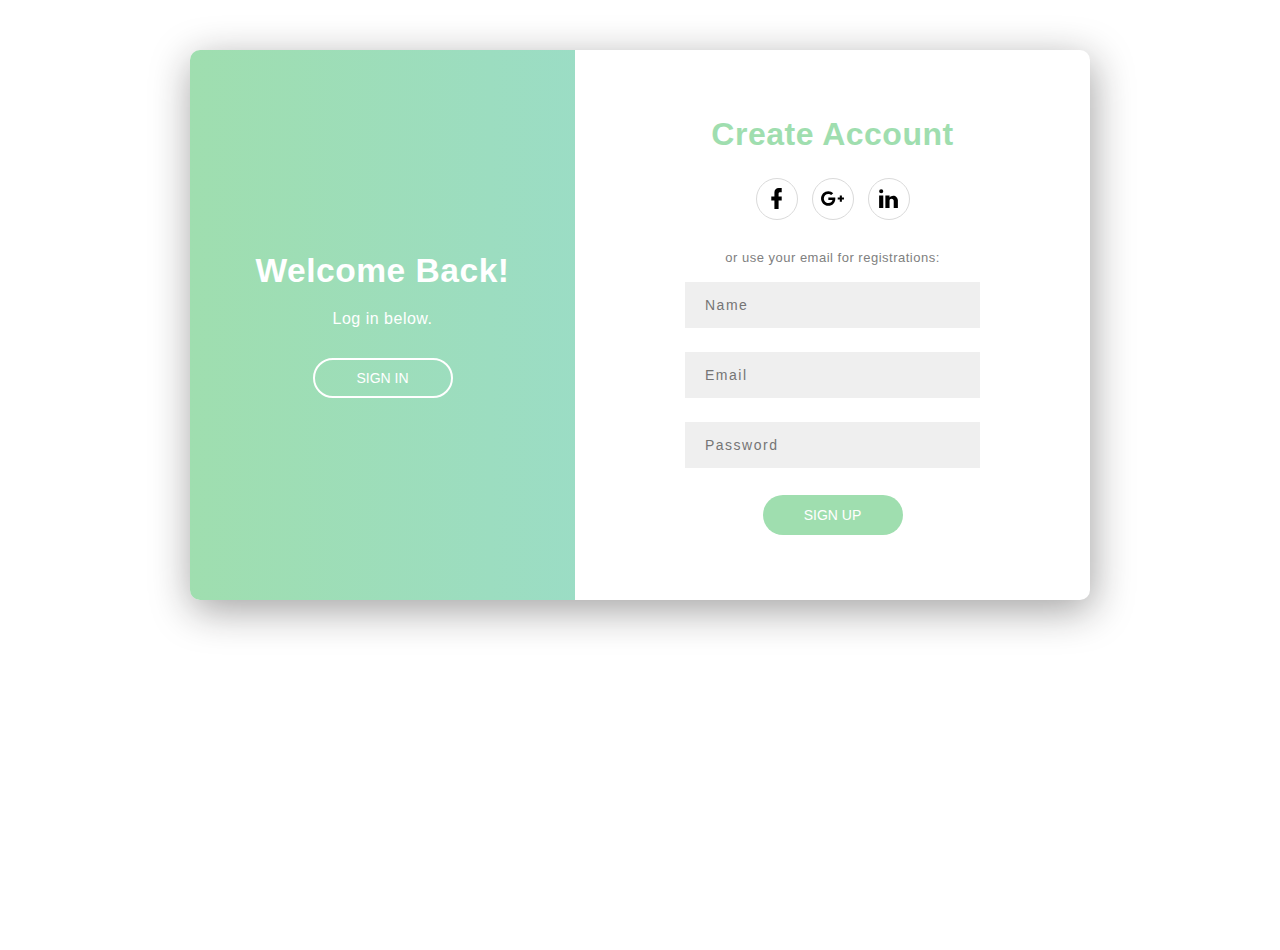
<file: LOGIN.HTML>
<!DOCTYPE html>
<html lang="en">
<head>
    <meta charset="UTF-8">
    <meta http-equiv="X-UA-Compatible" content="IE=edge">
    <meta name="viewport" content="width=device-width, initial-scale=1.0">
    <title>Document</title>
    <link rel="stylesheet" type="text/css" href="login.css">
</head>
<body>
    <div class="container">
        <div class="overlay" id="overlay">
          <div class="sign-in" id="sign-in">
            <h1>Welcome Back!</h1>
            <p>Log in below.</p>
            <button class="switch-button" id="slide-right-button">Sign In</button>
          </div>
          <div class="sign-up" id="sign-up">
            <h1>Hello, Friend!</h1>
            <p>Join our community today.</p>
            <button class="switch-button" id="slide-left-button">Sign Up</button>
          </div>
        </div>
        <div class="form">
          <div class="sign-in" id="sign-in-info">
            <h1>Sign In</h1>
            <div class="social-media-buttons">
              <div class="icon">
                <svg viewBox="0 0 24 24">
                  <path fill="#000000" d="M17,2V2H17V6H15C14.31,6 14,6.81 14,7.5V10H14L17,10V14H14V22H10V14H7V10H10V6A4,4 0 0,1 14,2H17Z" />
              </svg>
              </div>
              <div class="icon">
              <svg viewBox="0 0 24 24">
                  <path fill="#000000" d="M23,11H21V9H19V11H17V13H19V15H21V13H23M8,11V13.4H12C11.8,14.4 10.8,16.4 8,16.4C5.6,16.4 3.7,14.4 3.7,12C3.7,9.6 5.6,7.6 8,7.6C9.4,7.6 10.3,8.2 10.8,8.7L12.7,6.9C11.5,5.7 9.9,5 8,5C4.1,5 1,8.1 1,12C1,15.9 4.1,19 8,19C12,19 14.7,16.2 14.7,12.2C14.7,11.7 14.7,11.4 14.6,11H8Z" />
              </svg>
              </div>
              <div class="icon">
              <svg viewBox="0 0 24 24">
                <path fill="#000000" d="M21,21H17V14.25C17,13.19 15.81,12.31 14.75,12.31C13.69,12.31 13,13.19 13,14.25V21H9V9H13V11C13.66,9.93 15.36,9.24 16.5,9.24C19,9.24 21,11.28 21,13.75V21M7,21H3V9H7V21M5,3A2,2 0 0,1 7,5A2,2 0 0,1 5,7A2,2 0 0,1 3,5A2,2 0 0,1 5,3Z" />
              </svg>
              </div>
            </div>
            <p class="small">or use your email account:</p>
            <form id="sign-in-form">      
              <input type="email" placeholder="Email"/>
              <input type="password" placeholder="Password"/>
              <p class="forgot-password">Forgot your password?</p>
              <button class="control-button in">Sign In</button>
            </form>
          </div>
          <div class="sign-up" id="sign-up-info">
            <h1>Create Account</h1>
            <div class="social-media-buttons">
              <div class="icon">
                <svg viewBox="0 0 24 24">
                  <path fill="#000000" d="M17,2V2H17V6H15C14.31,6 14,6.81 14,7.5V10H14L17,10V14H14V22H10V14H7V10H10V6A4,4 0 0,1 14,2H17Z" />
              </svg>
              </div>
              <div class="icon">
              <svg viewBox="0 0 24 24">
                  <path fill="#000000" d="M23,11H21V9H19V11H17V13H19V15H21V13H23M8,11V13.4H12C11.8,14.4 10.8,16.4 8,16.4C5.6,16.4 3.7,14.4 3.7,12C3.7,9.6 5.6,7.6 8,7.6C9.4,7.6 10.3,8.2 10.8,8.7L12.7,6.9C11.5,5.7 9.9,5 8,5C4.1,5 1,8.1 1,12C1,15.9 4.1,19 8,19C12,19 14.7,16.2 14.7,12.2C14.7,11.7 14.7,11.4 14.6,11H8Z" />
              </svg>
              </div>
              <div class="icon">
              <svg viewBox="0 0 24 24">
                <path fill="#000000" d="M21,21H17V14.25C17,13.19 15.81,12.31 14.75,12.31C13.69,12.31 13,13.19 13,14.25V21H9V9H13V11C13.66,9.93 15.36,9.24 16.5,9.24C19,9.24 21,11.28 21,13.75V21M7,21H3V9H7V21M5,3A2,2 0 0,1 7,5A2,2 0 0,1 5,7A2,2 0 0,1 3,5A2,2 0 0,1 5,3Z" />
              </svg>
              </div>
            </div>
            <p class="small">or use your email for registrations:</p>
            <form id="sign-up-form">
              <input type="text" placeholder="Name"/>
              <input type="email" placeholder="Email"/>
              <input type="password" placeholder="Password"/>
              <button class="control-button up">Sign Up</button>
            </form>
          </div>
        </div>
      </div>
      <script src="login.js"></script>
</body>
</html>
</file>
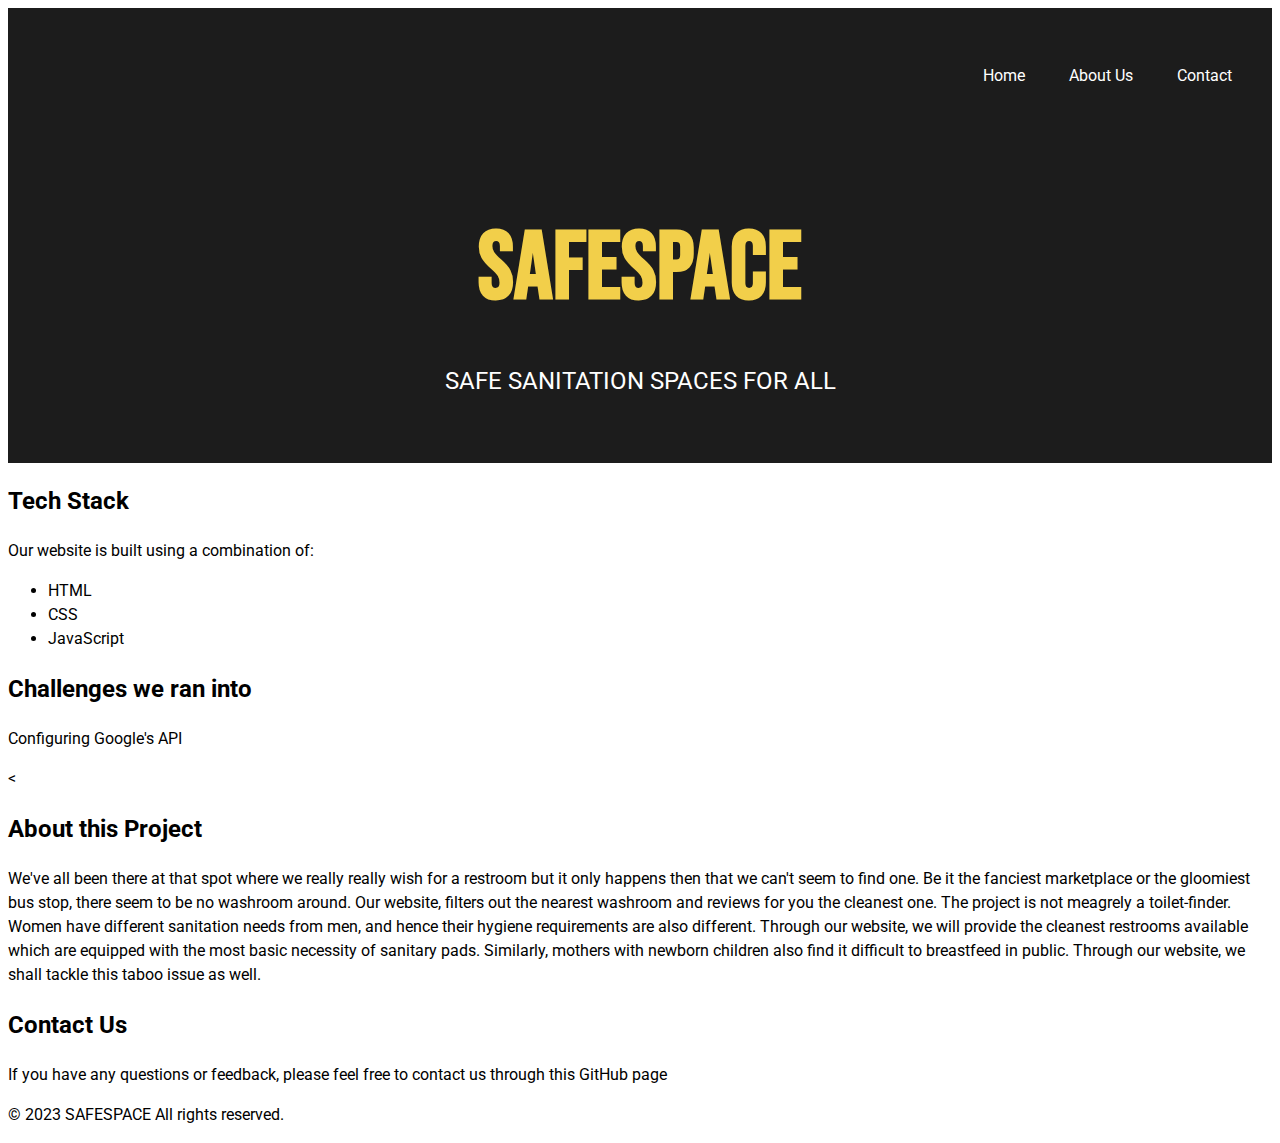
<file: readme.html>
<!DOCTYPE html>
<html>
<head>
	<title>SAFESPACE</title>
	<link rel="stylesheet" type="text/css" href="style 1.css">
	<link href="https://fonts.googleapis.com/css?family=Bebas+Neue&display=swap" rel="stylesheet">
	<link href="https://fonts.googleapis.com/css?family=Roboto&display=swap" rel="stylesheet">
</head>
<body>
	<header>
		<nav>
			<ul>
				<li><a href="#">Home</a></li>
				<li><a href="#">About Us</a></li>
				<li><a href="#contact">Contact</a></li>
			</ul>
		</nav>
		<div class="hero-text">
			<h1><span class="highlight">SAFESPACE</span></h1>
			<p class="tagline">SAFE SANITATION SPACES FOR ALL</p>
		</div>
	</header>

	<section id="tech-stack">
		<div class="container">
			<h2 class="section-heading">Tech Stack</h2>
			<p>Our website is built using a combination of:</p>
			<ul>
				<li>HTML</li>
				<li>CSS</li>
				<li>JavaScript</li>
			</ul>
		</div>
	</section>

	<section id="challenges">
		<div class="container">
			<h2 class="section-heading">Challenges we ran into</h2>
			<p>Configuring Google's API</p>
		</div>
	</section>

	<section id="about"><
		<div class="container">
			<h2 class="section-heading">About this Project</h2>
			<p>We've all been there at that spot where we really really wish for a restroom but it only happens then that we can't seem to find one. Be it the fanciest marketplace or the gloomiest bus stop, there seem to be no washroom around. Our website, filters out the nearest washroom and reviews for you the cleanest one. The project is not meagrely a toilet-finder. Women have different sanitation needs from men, and hence their hygiene requirements are also different. Through our website, we will provide the cleanest restrooms available which are equipped with the most basic necessity of sanitary pads. 
                Similarly, mothers with newborn children also find it difficult to breastfeed in public. Through our website, we shall tackle this taboo issue as well.</p>
		</div>
	</section>

    <section id="contact">
		<div class="container">
			<h2>Contact Us</h2>
			<p>If you have any questions or feedback, please feel free to contact us through this GitHub page</p>
		</div>
	</section>

	<footer>
		<div class="container">
			<p>&copy; 2023 SAFESPACE All rights reserved.</p>
		</div>
	</footer>
</body>
</html>
</file>
<file: login.css>
:root{
  --form-height:550px;
  --form-width: 900px;
  /*  Sea Green */
  --left-color: #9fdeaf;
  /*  Light Blue  */
  --right-color: #96dbe2;
}

body, html{
  width: 100%;
  height: 100%;
  margin: 0;
  font-family: 'Helvetica Neue', sans-serif;
  letter-spacing: 0.5px;
}

.container{
  width: var(--form-width);
  height: var(--form-height);
  position: relative;
  margin: auto;
  box-shadow: 2px 10px 40px rgba(22,20,19,0.4);
  border-radius: 10px;
  margin-top: 50px;
}
/* 
----------------------
      Overlay
----------------------
*/
.overlay{
  width: 100%; 
  height: 100%;
  position: absolute;
  z-index: 100;
  background-image: linear-gradient(to right, var(--left-color), var(--right-color));
  border-radius: 10px;
  color: white;
  clip: rect(0, 385px, var(--form-height), 0);
}

.open-sign-up{
    animation: slideleft 1s linear forwards;
}

.open-sign-in{
    animation: slideright 1s linear forwards;
}

.overlay .sign-in, .overlay .sign-up{
  /*  Width is 385px - padding  */
  --padding: 50px;
  width: calc(385px - var(--padding) * 2);
  height: 100%;
  display: flex;
  justify-content: center;
  flex-direction: column;
  align-items: center;
  padding: 0px var(--padding);
  text-align: center;
}

.overlay .sign-in{
  float: left;
}

.overlay-text-left-animation{
    animation: text-slide-in-left 1s linear;
}
.overlay-text-left-animation-out{
    animation: text-slide-out-left 1s linear;
}

.overlay .sign-up{
  float:right;
}

.overlay-text-right-animation{
    animation: text-slide-in-right 1s linear;
}

.overlay-text-right-animation-out{
    animation: text-slide-out-right 1s linear;
}


.overlay h1{
  margin: 0px 5px;
  font-size: 2.1rem;
}

.overlay p{
  margin: 20px 0px 30px;
  font-weight: 200;
}
/* 
------------------------
      Buttons
------------------------
*/
.switch-button, .control-button{
  display: block;
  margin-left: auto;
  margin-right: auto;
  width: 140px;
  height: 40px;
  font-size: 14px;
  text-transform: uppercase;
  background: none;
  border-radius: 20px;
  color: white;
}

.switch-button{
  border: 2px solid;
}

.control-button{
  border: none;
  margin-top: 15px;
}

.switch-button:focus, .control-button:focus{
  outline:none;
}

.control-button.up{
  background-color: var(--left-color);
}

.control-button.in{
  background-color: var(--right-color);
}

/* 
--------------------------
      Forms
--------------------------
*/
.form{
  width: 100%; 
  height: 100%;
  position: absolute;
  border-radius: 10px;
}

.form .sign-in, .form .sign-up{
  --padding: 50px;
  position:absolute;
    /*  Width is 100% - 385px - padding  */
  width: calc(var(--form-width) - 385px - var(--padding) * 2);
  height: 100%;
  display: flex;
  justify-content: center;
  flex-direction: column;
  align-items: center;
  padding: 0px var(--padding);
  text-align: center;
}

/* Sign in is initially not displayed */
.form .sign-in{
  display: none;
}

.form .sign-in{
  left:0;
}

.form .sign-up{
  right: 0;
}

.form-right-slide-in{
  animation: form-slide-in-right 1s;
}

.form-right-slide-out{
  animation: form-slide-out-right 1s;
}

.form-left-slide-in{
  animation: form-slide-in-left 1s;
}

.form-left-slide-out{
  animation: form-slide-out-left 1s;
}

.form .sign-in h1{
  color: var(--right-color);
  margin: 0;
}

.form .sign-up h1{
  color: var(--left-color);
  margin: 0;
}

.social-media-buttons{
  display: flex;
  justify-content: center;
  width: 100%;
  margin: 15px;
}

.social-media-buttons .icon{
  width: 40px;
  height: 40px;
  border: 1px solid #dadada;
  border-radius: 100%;
  display: flex;
  justify-content: center;
  align-items: center;
  margin: 10px 7px;
}

.small{
  font-size: 13px;
  color: grey;
  font-weight: 200;
  margin: 5px;
}

.social-media-buttons .icon svg{
  width: 25px;
  height: 25px;
}

#sign-in-form input, #sign-up-form input{
  margin: 12px;
  font-size: 14px;
  padding: 15px;
  width: 260px;
  font-weight: 300;
  border: none;
  background-color: #e4e4e494;
  font-family: 'Helvetica Neue', sans-serif;
  letter-spacing: 1.5px;
  padding-left: 20px;
}

#sign-in-form input::placeholder{
  letter-spacing: 1px;
}

.forgot-password{
  font-size: 12px;
  display: inline-block;
  border-bottom: 2px solid #efebeb;
  padding-bottom: 3px;
}

.forgot-password:hover{
  cursor: pointer;
}

/* 
---------------------------
    Animation
---------------------------
*/
@keyframes slideright{
  0%{
    clip: rect(0, 385px, var(--form-height), 0);
  }
  30%{
        clip: rect(0, 480px, var(--form-height), 0);
  }
  /*  we want the width to be slightly larger here  */
  50%{
     clip: rect(0px, calc(var(--form-width) / 2 + 480px / 2), var(--form-height), calc(var(--form-width) / 2 - 480px / 2));
  }
  80%{
         clip: rect(0px, var(--form-width), var(--form-height), calc(var(--form-width) - 480px));
  }
  100%{
     clip: rect(0px, var(--form-width), var(--form-height), calc(var(--form-width) - 385px));
  }
}

@keyframes slideleft{
  100%{
    clip: rect(0, 385px, var(--form-height), 0);
  }
  70%{
        clip: rect(0, 480px, var(--form-height), 0);
  }
  /*  we want the width to be slightly larger here  */
  50%{
     clip: rect(0px, calc(var(--form-width) / 2 + 480px / 2), var(--form-height), calc(var(--form-width) / 2 - 480px / 2));
  }
  30%{
         clip: rect(0px, var(--form-width), var(--form-height), calc(var(--form-width) - 480px));
  }
  0%{
     clip: rect(0px, var(--form-width), var(--form-height), calc(var(--form-width) - 385px));
  }
}

@keyframes text-slide-in-left{
  0% {
    padding-left: 20px;
  }
  100% {
    padding-left: 50px;
  }
}

@keyframes text-slide-in-right{
  0% {
    padding-right: 20px;
  }
  100% {
    padding-right: 50px;
  }
}

@keyframes text-slide-out-left{
  0% {
    padding-left: 50px;
  }
  100% {
    padding-left: 20px;
  }
}

@keyframes text-slide-out-right{
  0% {
    padding-right: 50px;
  }
  100% {
    padding-right: 20px;
  }
}

@keyframes form-slide-in-right{
  0%{
    padding-right: 100px;
  }
  100%{
    padding-right: 50px;
  }
}

@keyframes form-slide-in-left{
  0%{
    padding-left: 100px;
  }
  100%{
    padding-left: 50px;
  }
}

@keyframes form-slide-out-right{
  0%{
    padding-right: 50px;
  }
  100%{
    padding-right: 80px;
  }
}

@keyframes form-slide-out-left{
  0%{
    padding-left: 50px;
  }
  100%{
    padding-left: 80px;
  }
}
</file>
<file: style 1.css>
{
	box-sizing: border-box;
	margin: 0;
	padding: 0;
}

body {
	font-family: 'Roboto', sans-serif;
	font-size: 16px;
	line-height: 1.5;
}

header {
	background-color: #1c1c1c;
	color: #fff;
	padding: 40px;
}

nav ul {
	list-style: none;
	float: right;
}

nav li {
	display: inline-block;
	margin-left: 40px;
}

nav a {
	color: #fff;
	text-decoration: none;
}

nav a:hover {
	color: #f2cf4a;
}

.hero-text {
	margin-top: 150px;
	text-align: center;
}

.highlight {
	color: #f2cf4a;
	font-family: 'Bebas Neue', cursive;
	font-size: 3em;
}

.tagline {
	font-size: 1.5em;
	margin-top: 20px
</file>
